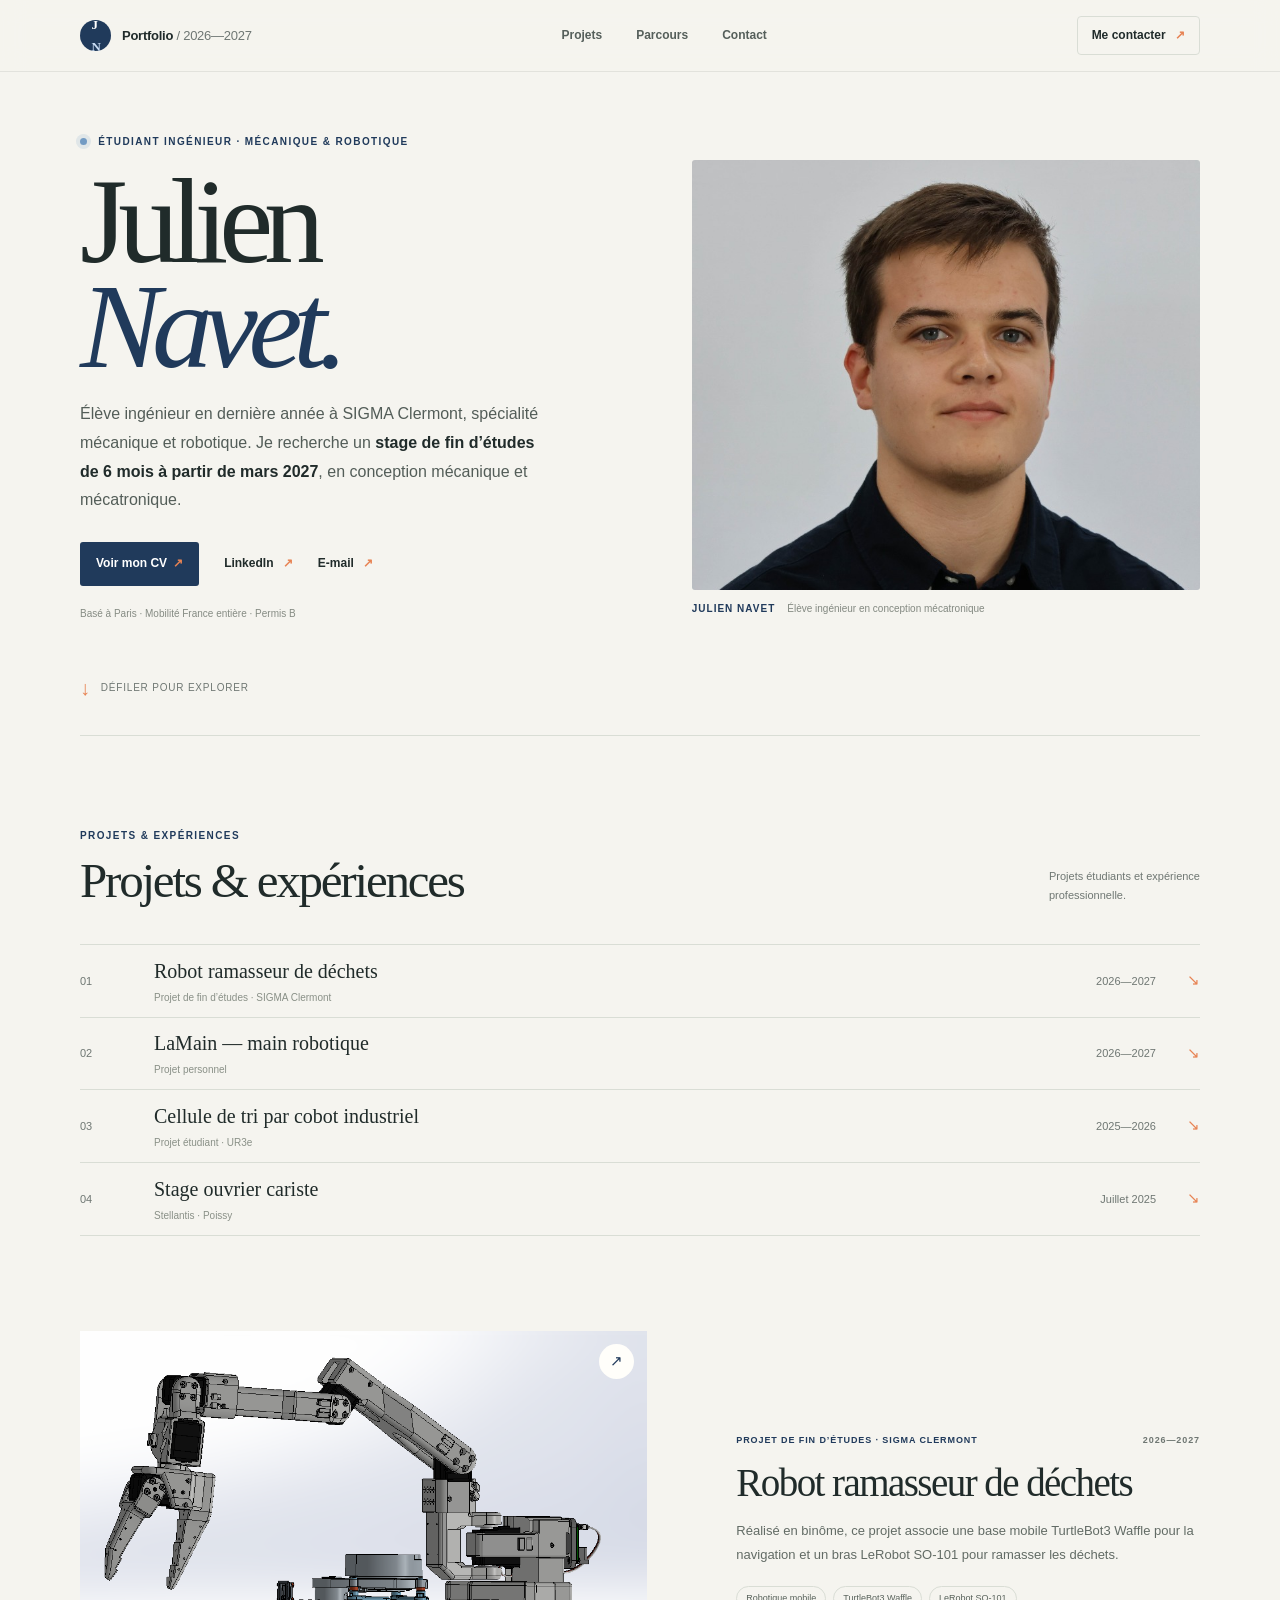
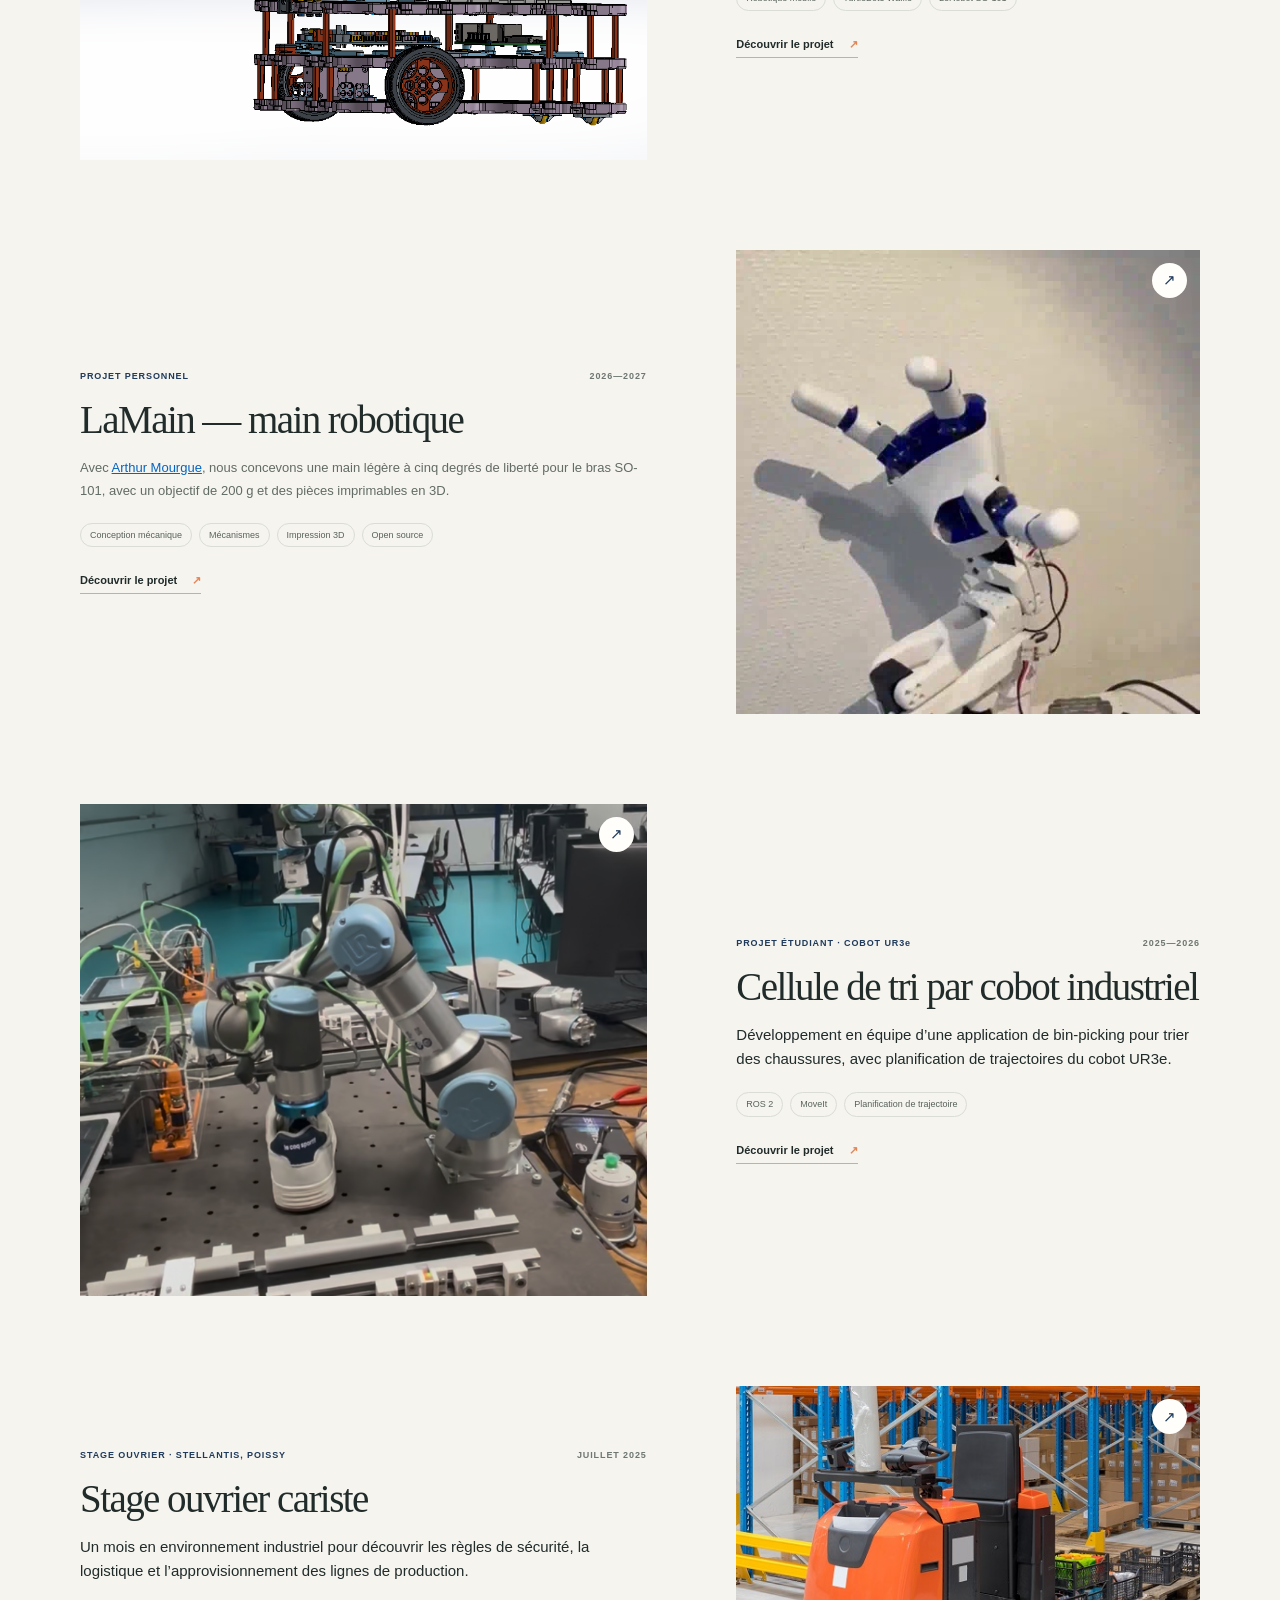
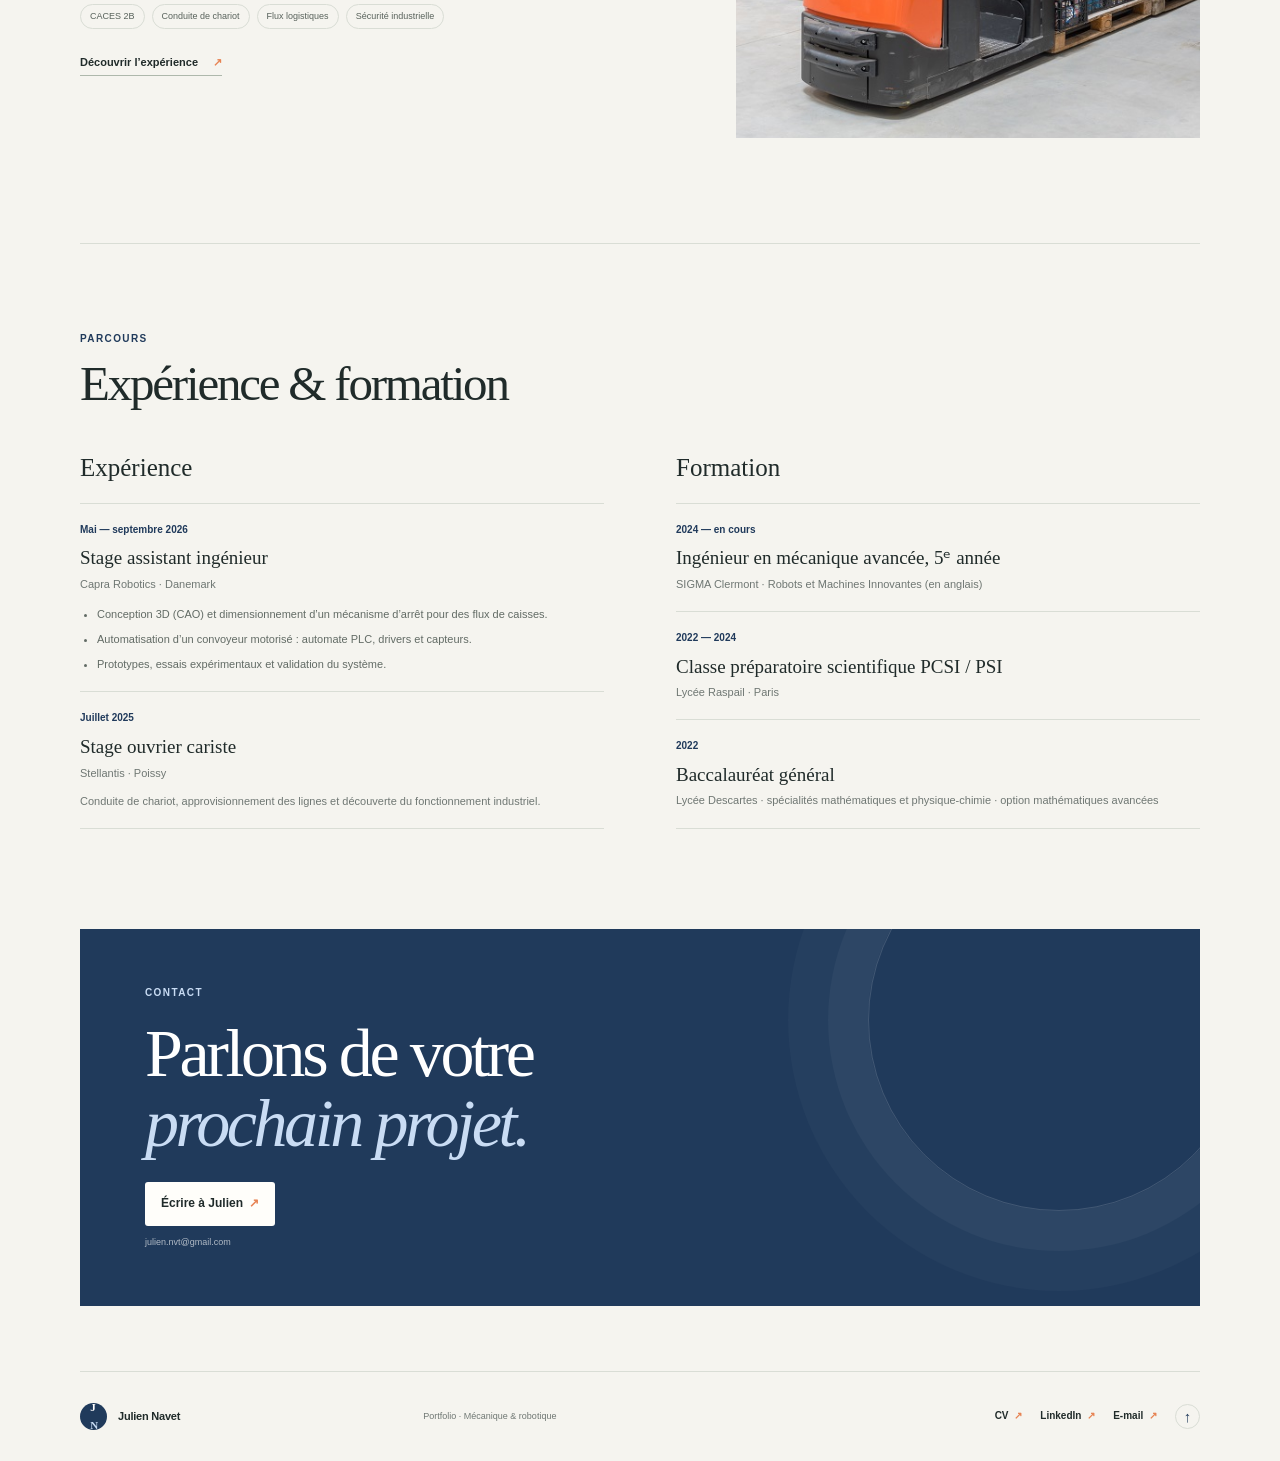
<file: index.html>
<!doctype html>
<html lang="fr">
<head>
  <meta charset="utf-8">
  <meta name="viewport" content="width=device-width, initial-scale=1">
  <meta name="description" content="Portfolio de Julien Navet, élève ingénieur en mécanique et robotique à la recherche d’un stage de fin d’études en mécatronique.">
  <title>Julien Navet — Portfolio mécanique & robotique</title>
  <link rel="stylesheet" href="styles.css">
</head>
<body>
  <a class="skip-link" href="#contenu">Aller au contenu</a>

  <header class="site-header">
    <a class="brand" href="#accueil" aria-label="Retour en haut de page">
      <span class="brand-mark">J<span>N</span></span>
      <span>Portfolio <span class="brand-year">/ 2026—2027</span></span>
    </a>
    <nav class="main-nav" aria-label="Navigation principale">
      <a href="#projets">Projets</a>
      <a href="#parcours">Parcours</a>
      <a href="#contact">Contact</a>
    </nav>
    <a class="header-cta" href="mailto:julien.nvt@gmail.com">Me contacter <span aria-hidden="true">↗</span></a>
  </header>

  <main id="contenu">
    <section class="hero section-wrap" id="accueil" aria-labelledby="hero-title">
      <div class="hero-copy">
        <p class="eyebrow"><span class="status-dot"></span> Étudiant ingénieur · mécanique & robotique</p>
        <h1 id="hero-title">Julien<br><span>Navet.</span></h1>
        <p class="hero-intro">Élève ingénieur en dernière année à SIGMA Clermont, spécialité mécanique et robotique. Je recherche un <strong>stage de fin d’études de 6 mois à partir de mars 2027</strong>, en conception mécanique et mécatronique.</p>
        <div class="hero-links" id="contact">
          <a class="button button-dark" href="documents/CV-Julien-Navet.pdf" target="_blank" rel="noopener">Voir mon CV <span aria-hidden="true">↗</span></a>
          <a class="text-link" href="https://www.linkedin.com/in/julien-navet/" target="_blank" rel="noopener">LinkedIn <span aria-hidden="true">↗</span></a>
          <a class="text-link" href="mailto:julien.nvt@gmail.com">E-mail <span aria-hidden="true">↗</span></a>
        </div>
        <p class="placeholder-note">Basé à Paris · Mobilité France entière · Permis B</p>
      </div>
      <figure class="hero-art">
        <img src="images/julien-navet.jpg" alt="Portrait de Julien Navet">
        <figcaption><span>JULIEN NAVET</span> Élève ingénieur en conception mécatronique</figcaption>
      </figure>
      <a class="scroll-cue" href="#projets"><span aria-hidden="true">↓</span> Défiler pour explorer</a>
    </section>

    <section class="project-index section-wrap" id="projets" aria-labelledby="projects-title">
      <div class="section-heading">
        <div>
          <p class="eyebrow">Projets &amp; expériences</p>
          <h2 id="projects-title">Projets &amp; expériences</h2>
        </div>
        <p class="section-aside">Projets étudiants et expérience<br>professionnelle.</p>
      </div>
      <ol class="index-list">
        <li><a href="#projet-a"><span class="index-number">01</span><span>Robot ramasseur de déchets <small>Projet de fin d’études · SIGMA Clermont</small></span><time>2026—2027</time><span class="index-arrow" aria-hidden="true">↘</span></a></li>
        <li class="index-row"><span class="index-number">02</span><span class="index-title"><a href="#projet-b">LaMain — main robotique</a><small>Projet personnel</small></span><time>2026—2027</time><a class="index-arrow" href="#projet-b" aria-label="Découvrir LaMain">↘</a></li>
        <li><a href="#projet-c"><span class="index-number">03</span><span>Cellule de tri par cobot industriel <small>Projet étudiant · UR3e</small></span><time>2025—2026</time><span class="index-arrow" aria-hidden="true">↘</span></a></li>
        <li><a href="#experience-stellantis"><span class="index-number">04</span><span>Stage ouvrier cariste <small>Stellantis · Poissy</small></span><time>Juillet 2025</time><span class="index-arrow" aria-hidden="true">↘</span></a></li>
      </ol>
    </section>

    <section class="work section-wrap" aria-label="Détail des projets">
      <article class="work-card" id="projet-a">
        <a class="work-image" href="projet-bras-mobile.html" aria-label="Découvrir le projet de robot ramasseur de déchets">
          <img src="images/bras-mobile-cao.png" alt="Modèle CAO d’un bras robotisé SO-101 monté sur une base mobile TurtleBot3 Waffle">
          <span class="image-open" aria-hidden="true">↗</span>
        </a>
        <div class="work-copy">
          <div class="work-meta"><span>PROJET DE FIN D’ÉTUDES · SIGMA CLERMONT</span><span>2026—2027</span></div>
          <h3>Robot ramasseur de déchets</h3>
          <p class="placeholder-copy">Réalisé en binôme, ce projet associe une base mobile TurtleBot3 Waffle pour la navigation et un bras LeRobot SO-101 pour ramasser les déchets.</p>
          <ul class="tags" aria-label="Compétences"><li>Robotique mobile</li><li>TurtleBot3 Waffle</li><li>LeRobot SO-101</li></ul>
          <a class="detail-link" href="projet-bras-mobile.html">Découvrir le projet <span aria-hidden="true">↗</span></a>
        </div>
      </article>

      <article class="work-card work-card-reverse" id="projet-b">
        <a class="work-image" href="projet-lamain.html" aria-label="Découvrir LaMain, projet de main robotique">
          <img src="videos/lamain-loop.webp" alt="LaMain en mouvement sur un bras robotique SO-101">
          <span class="image-open" aria-hidden="true">↗</span>
        </a>
        <div class="work-copy">
          <div class="work-meta"><span>PROJET PERSONNEL</span><span>2026—2027</span></div>
          <h3>LaMain — main robotique</h3>
          <p class="placeholder-copy">Avec <a href="https://www.linkedin.com/in/arthur-mourgue/" target="_blank" rel="noopener">Arthur Mourgue</a>, nous concevons une main légère à cinq degrés de liberté pour le bras SO-101, avec un objectif de 200 g et des pièces imprimables en 3D.</p>
          <ul class="tags" aria-label="Compétences"><li>Conception mécanique</li><li>Mécanismes</li><li>Impression 3D</li><li>Open source</li></ul>
          <a class="detail-link" href="projet-lamain.html">Découvrir le projet <span aria-hidden="true">↗</span></a>
        </div>
      </article>

      <article class="work-card" id="projet-c">
        <a class="work-image work-image-robot" href="projet-cellule-tri.html" aria-label="Découvrir le projet de cellule de tri avec le cobot UR3e">
          <img src="images/cellule-tri-ur3e-cadre.png" alt="Cobot UR3e saisissant une chaussure sur un poste de tri">
          <span class="image-open" aria-hidden="true">↗</span>
        </a>
        <div class="work-copy">
          <div class="work-meta"><span>PROJET ÉTUDIANT · COBOT UR3e</span><span>2025—2026</span></div>
          <h3>Cellule de tri par cobot industriel</h3>
          <p>Développement en équipe d’une application de bin-picking pour trier des chaussures, avec planification de trajectoires du cobot UR3e.</p>
          <ul class="tags" aria-label="Compétences"><li>ROS 2</li><li>MoveIt</li><li>Planification de trajectoire</li></ul>
          <a class="detail-link" href="projet-cellule-tri.html">Découvrir le projet <span aria-hidden="true">↗</span></a>
        </div>
      </article>

      <article class="work-card work-card-reverse" id="experience-stellantis">
        <a class="work-image" href="experience-stellantis.html" aria-label="Découvrir le stage ouvrier cariste chez Stellantis">
          <img src="images/chariot-stellantis.jpg" alt="Chariot de préparation de commandes dans un entrepôt industriel">
          <span class="image-open" aria-hidden="true">↗</span>
        </a>
        <div class="work-copy">
          <div class="work-meta"><span>STAGE OUVRIER · STELLANTIS, POISSY</span><span>JUILLET 2025</span></div>
          <h3>Stage ouvrier cariste</h3>
          <p>Un mois en environnement industriel pour découvrir les règles de sécurité, la logistique et l’approvisionnement des lignes de production.</p>
          <ul class="tags" aria-label="Compétences et mots-clés"><li>CACES 2B</li><li>Conduite de chariot</li><li>Flux logistiques</li><li>Sécurité industrielle</li></ul>
          <a class="detail-link" href="experience-stellantis.html">Découvrir l’expérience <span aria-hidden="true">↗</span></a>
        </div>
      </article>
    </section>

    <section class="journey section-wrap" id="parcours" aria-labelledby="journey-title">
      <div class="section-heading">
        <div>
          <p class="eyebrow">Parcours</p>
          <h2 id="journey-title">Expérience &amp; formation</h2>
        </div>
      </div>
      <div class="journey-columns">
        <section class="journey-column" aria-labelledby="experience-title">
          <h3 class="journey-column-title" id="experience-title">Expérience</h3>
          <div class="timeline">
            <article class="timeline-row">
              <time>Mai — septembre 2026</time>
              <h4>Stage assistant ingénieur</h4>
              <p>Capra Robotics · Danemark</p>
              <ul class="journey-details">
                <li>Conception 3D (CAO) et dimensionnement d’un mécanisme d’arrêt pour des flux de caisses.</li>
                <li>Automatisation d’un convoyeur motorisé : automate PLC, drivers et capteurs.</li>
                <li>Prototypes, essais expérimentaux et validation du système.</li>
              </ul>
            </article>
            <article class="timeline-row">
              <time>Juillet 2025</time>
              <h4><a href="experience-stellantis.html">Stage ouvrier cariste</a></h4>
              <p>Stellantis · Poissy</p>
              <p class="experience-note">Conduite de chariot, approvisionnement des lignes et découverte du fonctionnement industriel.</p>
            </article>
          </div>
        </section>
        <section class="journey-column" aria-labelledby="education-title">
          <h3 class="journey-column-title" id="education-title">Formation</h3>
          <div class="timeline">
            <article class="timeline-row">
              <time>2024 — en cours</time>
              <h4>Ingénieur en mécanique avancée, 5ᵉ année</h4>
              <p>SIGMA Clermont · Robots et Machines Innovantes (en anglais)</p>
            </article>
            <article class="timeline-row">
              <time>2022 — 2024</time>
              <h4>Classe préparatoire scientifique PCSI / PSI</h4>
              <p>Lycée Raspail · Paris</p>
            </article>
            <article class="timeline-row">
              <time>2022</time>
              <h4>Baccalauréat général</h4>
              <p>Lycée Descartes · spécialités mathématiques et physique-chimie · option mathématiques avancées</p>
            </article>
          </div>
        </section>
      </div>
    </section>

    <section class="contact-panel section-wrap" aria-labelledby="contact-title">
      <p class="eyebrow">Contact</p>
      <h2 id="contact-title">Parlons de votre<br><span>prochain projet.</span></h2>
      <a class="button button-light" href="mailto:julien.nvt@gmail.com">Écrire à Julien <span aria-hidden="true">↗</span></a>
      <p class="contact-hint">julien.nvt@gmail.com</p>
    </section>
  </main>

  <footer class="site-footer section-wrap">
    <a class="brand footer-brand" href="#accueil"><span class="brand-mark">J<span>N</span></span><span>Julien Navet</span></a>
    <p>Portfolio · Mécanique &amp; robotique</p>
    <div class="footer-links">
      <a href="documents/CV-Julien-Navet.pdf" target="_blank" rel="noopener">CV <span aria-hidden="true">↗</span></a>
      <a href="https://www.linkedin.com/in/julien-navet/" target="_blank" rel="noopener">LinkedIn <span aria-hidden="true">↗</span></a>
      <a href="mailto:julien.nvt@gmail.com">E-mail <span aria-hidden="true">↗</span></a>
    </div>
    <a class="back-top" href="#accueil" aria-label="Retour en haut">↑</a>
  </footer>
</body>
</html>
</file>
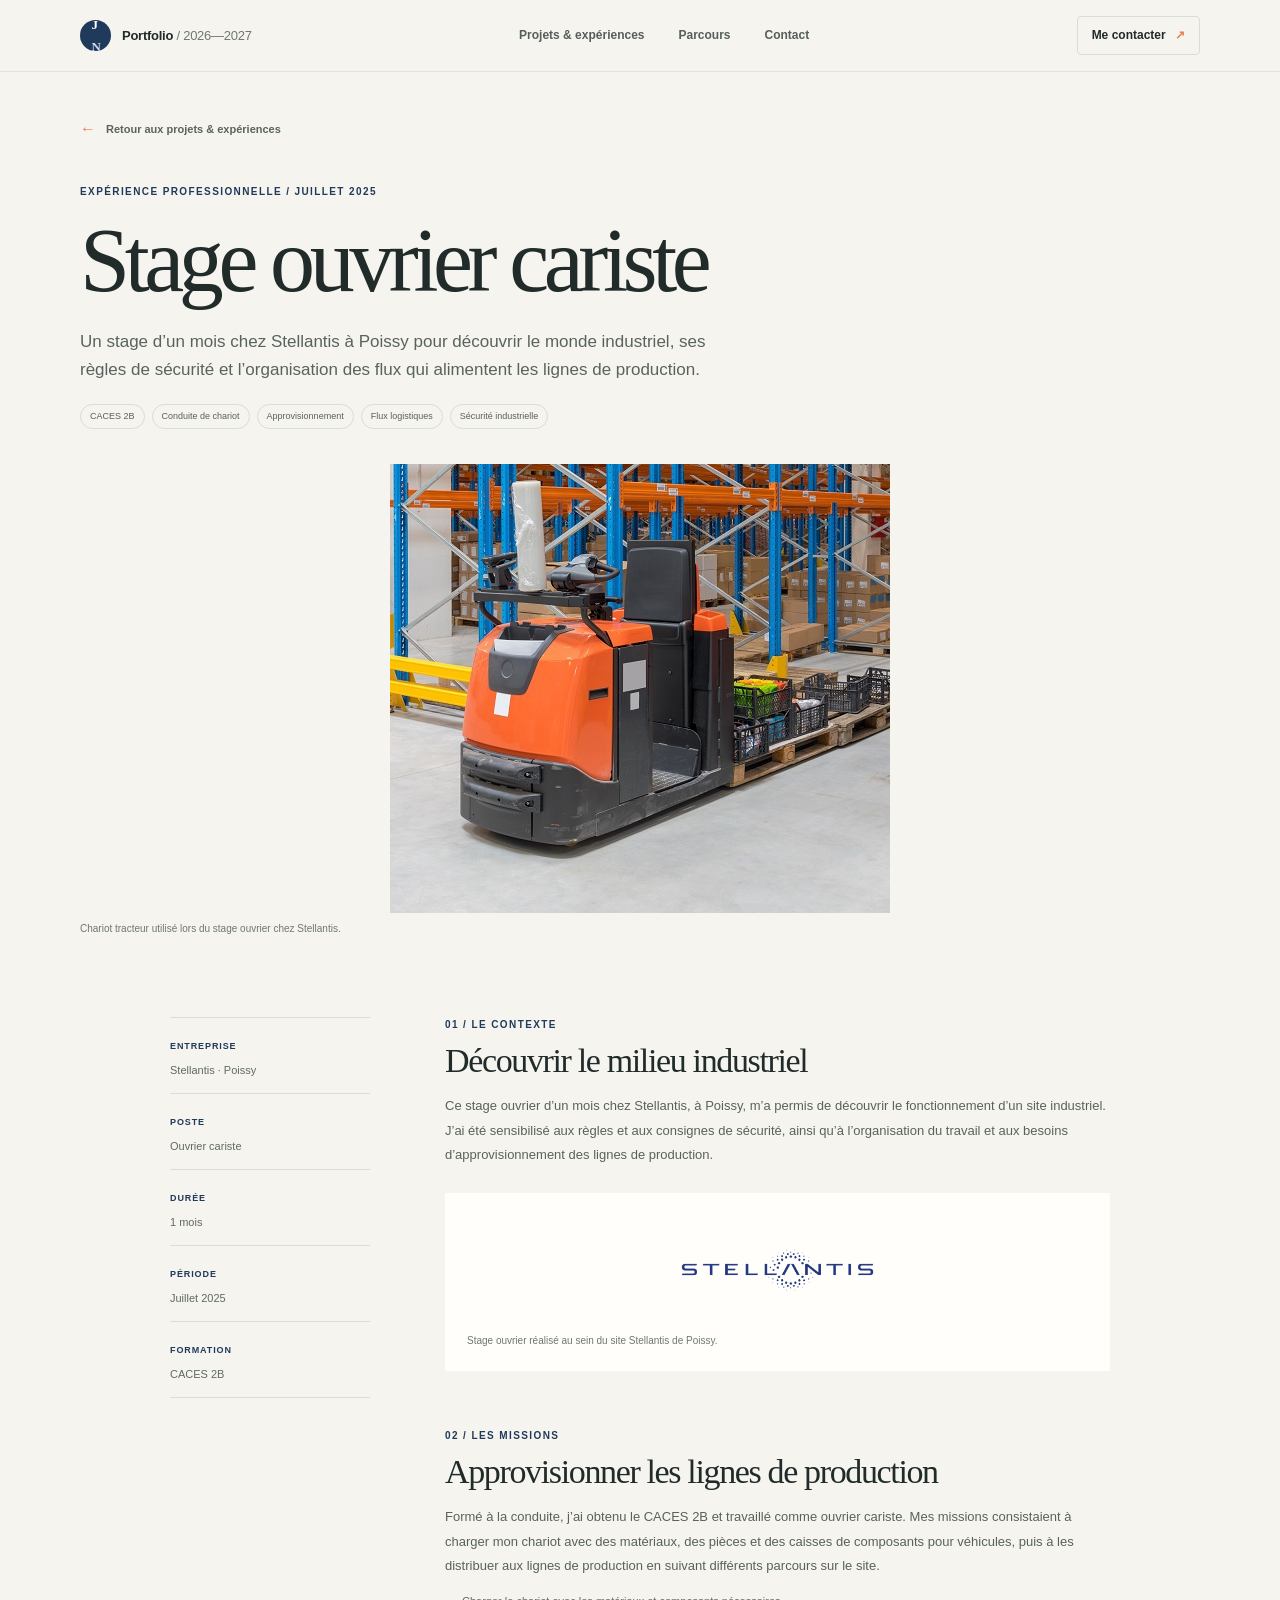
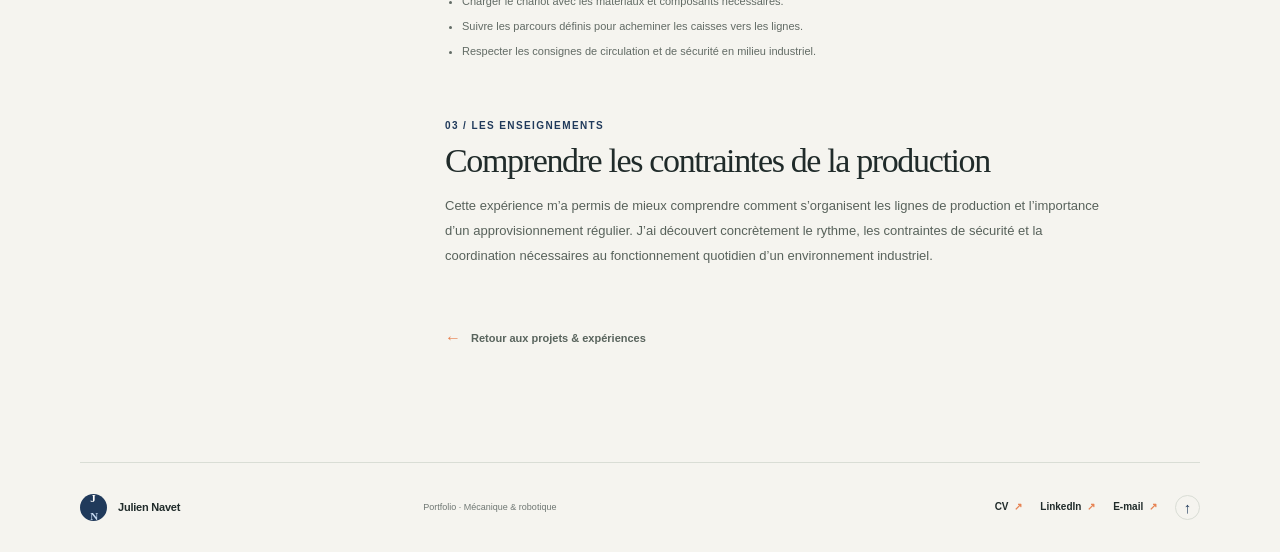
<file: experience-stellantis.html>
<!doctype html>
<html lang="fr">
<head>
  <meta charset="utf-8">
  <meta name="viewport" content="width=device-width, initial-scale=1">
  <meta name="description" content="Stage ouvrier cariste d’un mois chez Stellantis à Poissy : conduite de chariot, approvisionnement des lignes et découverte du milieu industriel.">
  <title>Stage ouvrier cariste chez Stellantis — Julien Navet</title>
  <link rel="stylesheet" href="styles.css">
</head>
<body>
  <a class="skip-link" href="#contenu">Aller au contenu</a>
  <header class="site-header">
    <a class="brand" href="index.html"><span class="brand-mark">J<span>N</span></span><span>Portfolio <span class="brand-year">/ 2026—2027</span></span></a>
    <nav class="main-nav" aria-label="Navigation principale"><a href="index.html#projets">Projets &amp; expériences</a><a href="index.html#parcours">Parcours</a><a href="index.html#contact">Contact</a></nav>
    <a class="header-cta" href="mailto:julien.nvt@gmail.com">Me contacter <span aria-hidden="true">↗</span></a>
  </header>

  <main id="contenu" class="detail-page">
    <div class="detail-top section-wrap">
      <a class="back-link" href="index.html#projets"><span aria-hidden="true">←</span> Retour aux projets &amp; expériences</a>
      <p class="eyebrow">EXPÉRIENCE PROFESSIONNELLE / JUILLET 2025</p>
      <h1>Stage ouvrier cariste</h1>
      <p class="detail-lead">Un stage d’un mois chez Stellantis à Poissy pour découvrir le monde industriel, ses règles de sécurité et l’organisation des flux qui alimentent les lignes de production.</p>
      <ul class="tags" aria-label="Compétences et mots-clés"><li>CACES 2B</li><li>Conduite de chariot</li><li>Approvisionnement</li><li>Flux logistiques</li><li>Sécurité industrielle</li></ul>
      <figure class="detail-hero-image">
        <img src="images/chariot-stellantis.jpg" alt="Chariot de préparation de commandes dans un entrepôt industriel">
        <figcaption>Chariot tracteur utilisé lors du stage ouvrier chez Stellantis.</figcaption>
      </figure>
    </div>

    <div class="detail-content">
      <aside class="project-facts">
        <div><span>ENTREPRISE</span><p>Stellantis · Poissy</p></div>
        <div><span>POSTE</span><p>Ouvrier cariste</p></div>
        <div><span>DURÉE</span><p>1 mois</p></div>
        <div><span>PÉRIODE</span><p>Juillet 2025</p></div>
        <div><span>FORMATION</span><p>CACES 2B</p></div>
      </aside>

      <div class="detail-article">
        <section>
          <p class="eyebrow">01 / Le contexte</p>
          <h2>Découvrir le milieu industriel</h2>
          <p>Ce stage ouvrier d’un mois chez Stellantis, à Poissy, m’a permis de découvrir le fonctionnement d’un site industriel. J’ai été sensibilisé aux règles et aux consignes de sécurité, ainsi qu’à l’organisation du travail et aux besoins d’approvisionnement des lignes de production.</p>
          <figure class="detail-inline-image company-logo">
            <img src="images/stellantis-logo.png" alt="Logo de Stellantis">
            <figcaption>Stage ouvrier réalisé au sein du site Stellantis de Poissy.</figcaption>
          </figure>
        </section>
        <section>
          <p class="eyebrow">02 / Les missions</p>
          <h2>Approvisionner les lignes de production</h2>
          <p>Formé à la conduite, j’ai obtenu le CACES 2B et travaillé comme ouvrier cariste. Mes missions consistaient à charger mon chariot avec des matériaux, des pièces et des caisses de composants pour véhicules, puis à les distribuer aux lignes de production en suivant différents parcours sur le site.</p>
          <ul class="journey-details">
            <li>Charger le chariot avec les matériaux et composants nécessaires.</li>
            <li>Suivre les parcours définis pour acheminer les caisses vers les lignes.</li>
            <li>Respecter les consignes de circulation et de sécurité en milieu industriel.</li>
          </ul>
        </section>
        <section>
          <p class="eyebrow">03 / Les enseignements</p>
          <h2>Comprendre les contraintes de la production</h2>
          <p>Cette expérience m’a permis de mieux comprendre comment s’organisent les lignes de production et l’importance d’un approvisionnement régulier. J’ai découvert concrètement le rythme, les contraintes de sécurité et la coordination nécessaires au fonctionnement quotidien d’un environnement industriel.</p>
        </section>
        <a class="back-link end-back-link" href="index.html#projets"><span aria-hidden="true">←</span> Retour aux projets &amp; expériences</a>
      </div>
    </div>
  </main>

  <footer class="site-footer section-wrap">
    <a class="brand footer-brand" href="index.html"><span class="brand-mark">J<span>N</span></span><span>Julien Navet</span></a>
    <p>Portfolio · Mécanique &amp; robotique</p>
    <div class="footer-links"><a href="documents/CV-Julien-Navet.pdf" target="_blank" rel="noopener">CV <span aria-hidden="true">↗</span></a><a href="https://www.linkedin.com/in/julien-navet/" target="_blank" rel="noopener">LinkedIn <span aria-hidden="true">↗</span></a><a href="mailto:julien.nvt@gmail.com">E-mail <span aria-hidden="true">↗</span></a></div>
    <a class="back-top" href="index.html" aria-label="Retour en haut">↑</a>
  </footer>
</body>
</html>
</file>
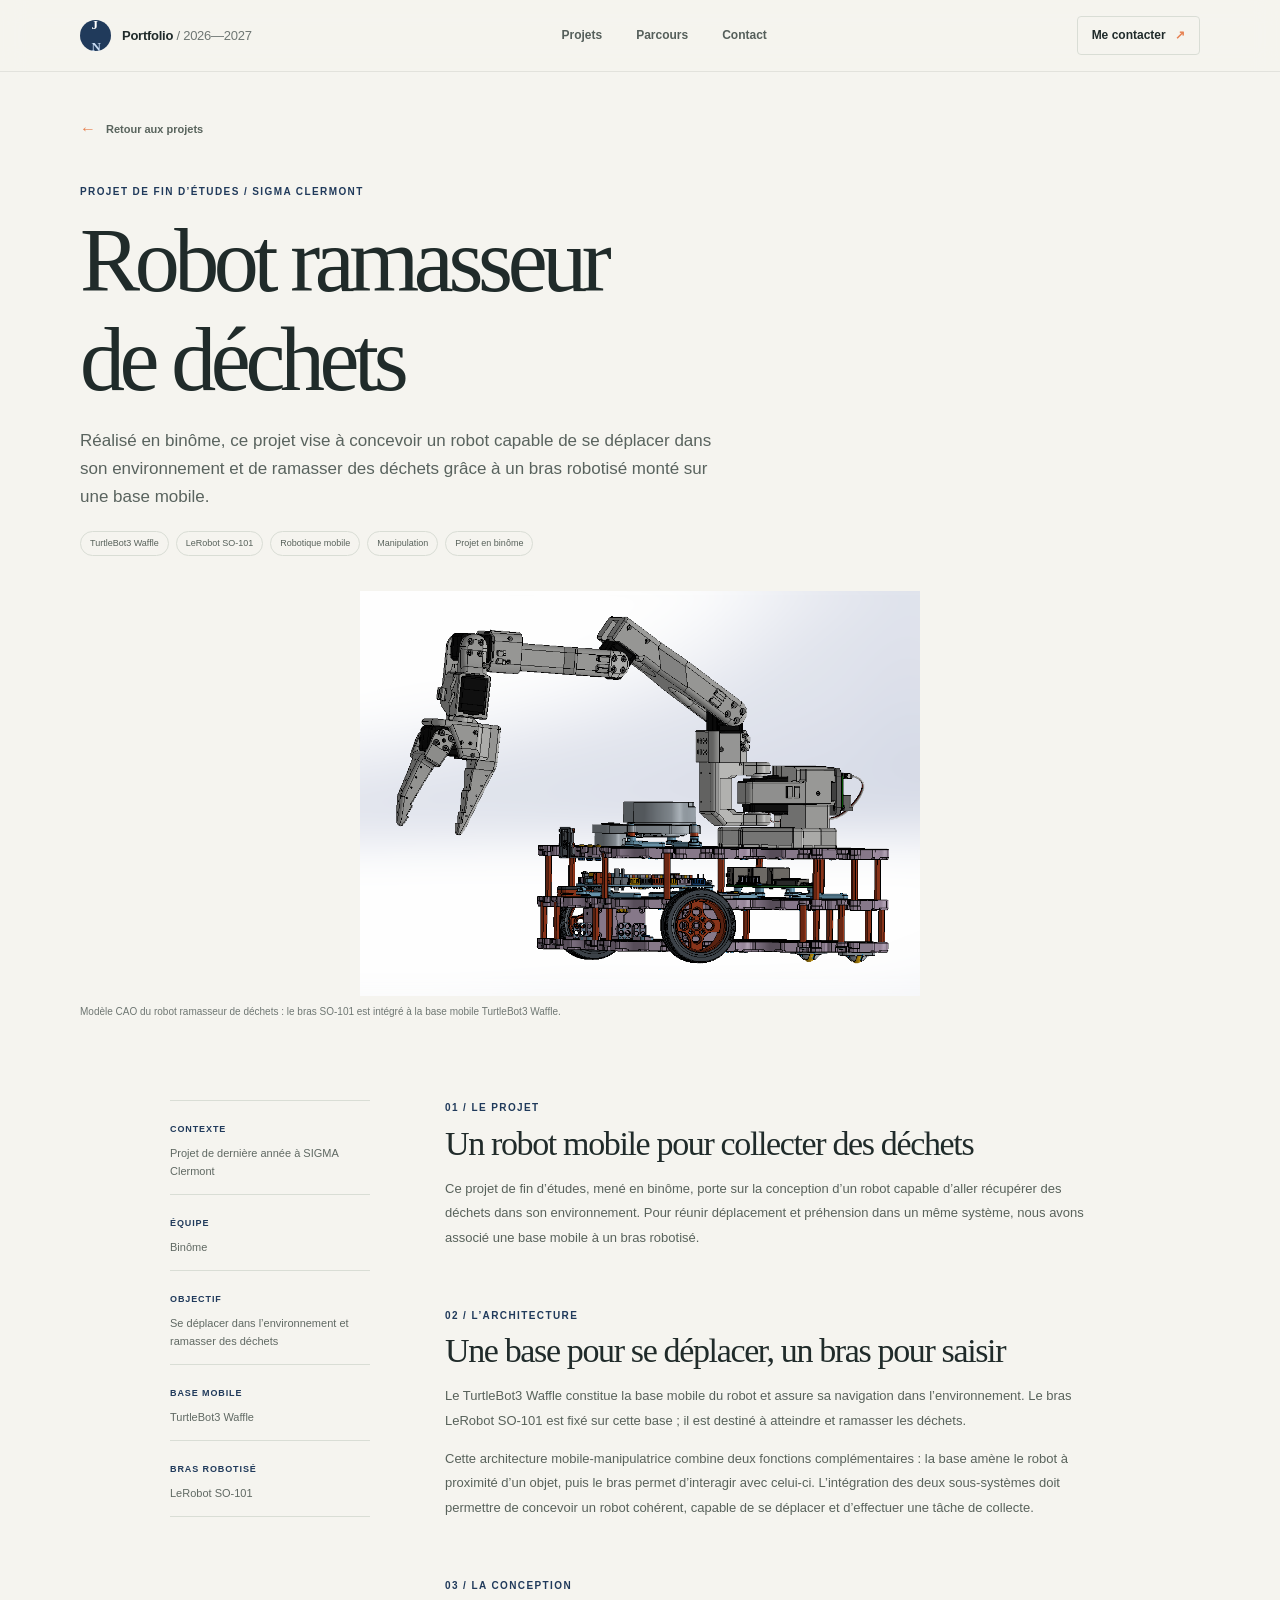
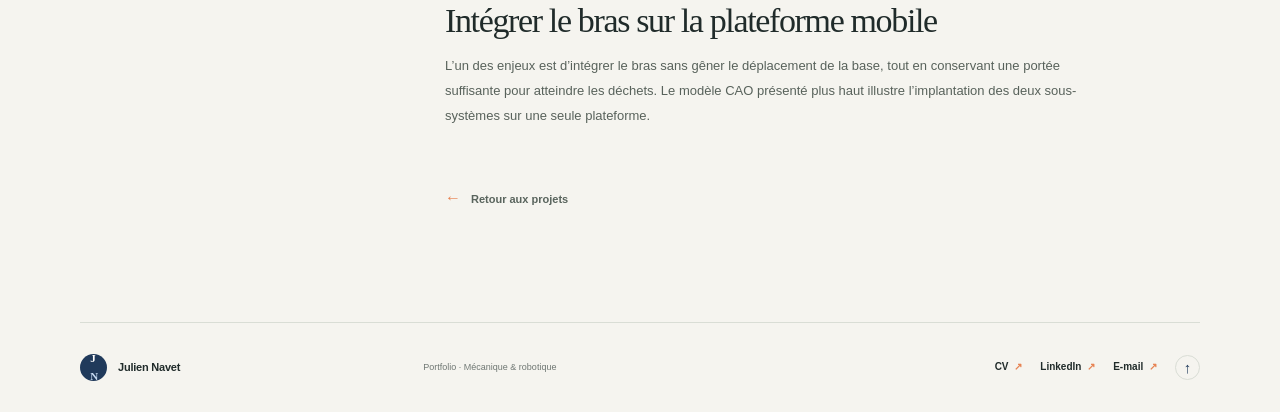
<file: projet-bras-mobile.html>
<!doctype html>
<html lang="fr">
<head>
  <meta charset="utf-8">
  <meta name="viewport" content="width=device-width, initial-scale=1">
  <meta name="description" content="Projet de fin d’études réalisé en binôme : conception d’un robot de ramassage de déchets associant une base mobile TurtleBot3 Waffle et un bras LeRobot SO-101.">
  <title>Robot ramasseur de déchets — Julien Navet</title>
  <link rel="stylesheet" href="styles.css">
</head>
<body>
  <a class="skip-link" href="#contenu">Aller au contenu</a>
  <header class="site-header">
    <a class="brand" href="index.html"><span class="brand-mark">J<span>N</span></span><span>Portfolio <span class="brand-year">/ 2026—2027</span></span></a>
    <nav class="main-nav" aria-label="Navigation principale"><a href="index.html#projets">Projets</a><a href="index.html#parcours">Parcours</a><a href="index.html#contact">Contact</a></nav>
    <a class="header-cta" href="mailto:julien.nvt@gmail.com">Me contacter <span aria-hidden="true">↗</span></a>
  </header>

  <main id="contenu" class="detail-page">
    <div class="detail-top section-wrap">
      <a class="back-link" href="index.html#projets"><span aria-hidden="true">←</span> Retour aux projets</a>
      <p class="eyebrow">PROJET DE FIN D’ÉTUDES / SIGMA CLERMONT</p>
      <h1>Robot ramasseur<br>de déchets</h1>
      <p class="detail-lead">Réalisé en binôme, ce projet vise à concevoir un robot capable de se déplacer dans son environnement et de ramasser des déchets grâce à un bras robotisé monté sur une base mobile.</p>
      <ul class="tags" aria-label="Caractéristiques et technologies"><li>TurtleBot3 Waffle</li><li>LeRobot SO-101</li><li>Robotique mobile</li><li>Manipulation</li><li>Projet en binôme</li></ul>
      <figure class="detail-hero-image">
        <img src="images/bras-mobile-cao.png" alt="Modèle CAO d’un bras robotisé LeRobot SO-101 monté sur une base mobile TurtleBot3 Waffle">
        <figcaption>Modèle CAO du robot ramasseur de déchets : le bras SO-101 est intégré à la base mobile TurtleBot3 Waffle.</figcaption>
      </figure>
    </div>

    <div class="detail-content">
      <aside class="project-facts">
        <div><span>CONTEXTE</span><p>Projet de dernière année à SIGMA Clermont</p></div>
        <div><span>ÉQUIPE</span><p>Binôme</p></div>
        <div><span>OBJECTIF</span><p>Se déplacer dans l’environnement et ramasser des déchets</p></div>
        <div><span>BASE MOBILE</span><p>TurtleBot3 Waffle</p></div>
        <div><span>BRAS ROBOTISÉ</span><p>LeRobot SO-101</p></div>
      </aside>

      <div class="detail-article">
        <section>
          <p class="eyebrow">01 / Le projet</p>
          <h2>Un robot mobile pour collecter des déchets</h2>
          <p>Ce projet de fin d’études, mené en binôme, porte sur la conception d’un robot capable d’aller récupérer des déchets dans son environnement. Pour réunir déplacement et préhension dans un même système, nous avons associé une base mobile à un bras robotisé.</p>
        </section>
        <section>
          <p class="eyebrow">02 / L’architecture</p>
          <h2>Une base pour se déplacer, un bras pour saisir</h2>
          <p>Le TurtleBot3 Waffle constitue la base mobile du robot et assure sa navigation dans l’environnement. Le bras LeRobot SO-101 est fixé sur cette base ; il est destiné à atteindre et ramasser les déchets.</p>
          <p>Cette architecture mobile-manipulatrice combine deux fonctions complémentaires : la base amène le robot à proximité d’un objet, puis le bras permet d’interagir avec celui-ci. L’intégration des deux sous-systèmes doit permettre de concevoir un robot cohérent, capable de se déplacer et d’effectuer une tâche de collecte.</p>
        </section>
        <section>
          <p class="eyebrow">03 / La conception</p>
          <h2>Intégrer le bras sur la plateforme mobile</h2>
          <p>L’un des enjeux est d’intégrer le bras sans gêner le déplacement de la base, tout en conservant une portée suffisante pour atteindre les déchets. Le modèle CAO présenté plus haut illustre l’implantation des deux sous-systèmes sur une seule plateforme.</p>
        </section>
        <a class="back-link end-back-link" href="index.html#projets"><span aria-hidden="true">←</span> Retour aux projets</a>
      </div>
    </div>
  </main>

  <footer class="site-footer section-wrap">
    <a class="brand footer-brand" href="index.html"><span class="brand-mark">J<span>N</span></span><span>Julien Navet</span></a>
    <p>Portfolio · Mécanique &amp; robotique</p>
    <div class="footer-links"><a href="documents/CV-Julien-Navet.pdf" target="_blank" rel="noopener">CV <span aria-hidden="true">↗</span></a><a href="https://www.linkedin.com/in/julien-navet/" target="_blank" rel="noopener">LinkedIn <span aria-hidden="true">↗</span></a><a href="mailto:julien.nvt@gmail.com">E-mail <span aria-hidden="true">↗</span></a></div>
    <a class="back-top" href="index.html" aria-label="Retour en haut">↑</a>
  </footer>
</body>
</html>
</file>
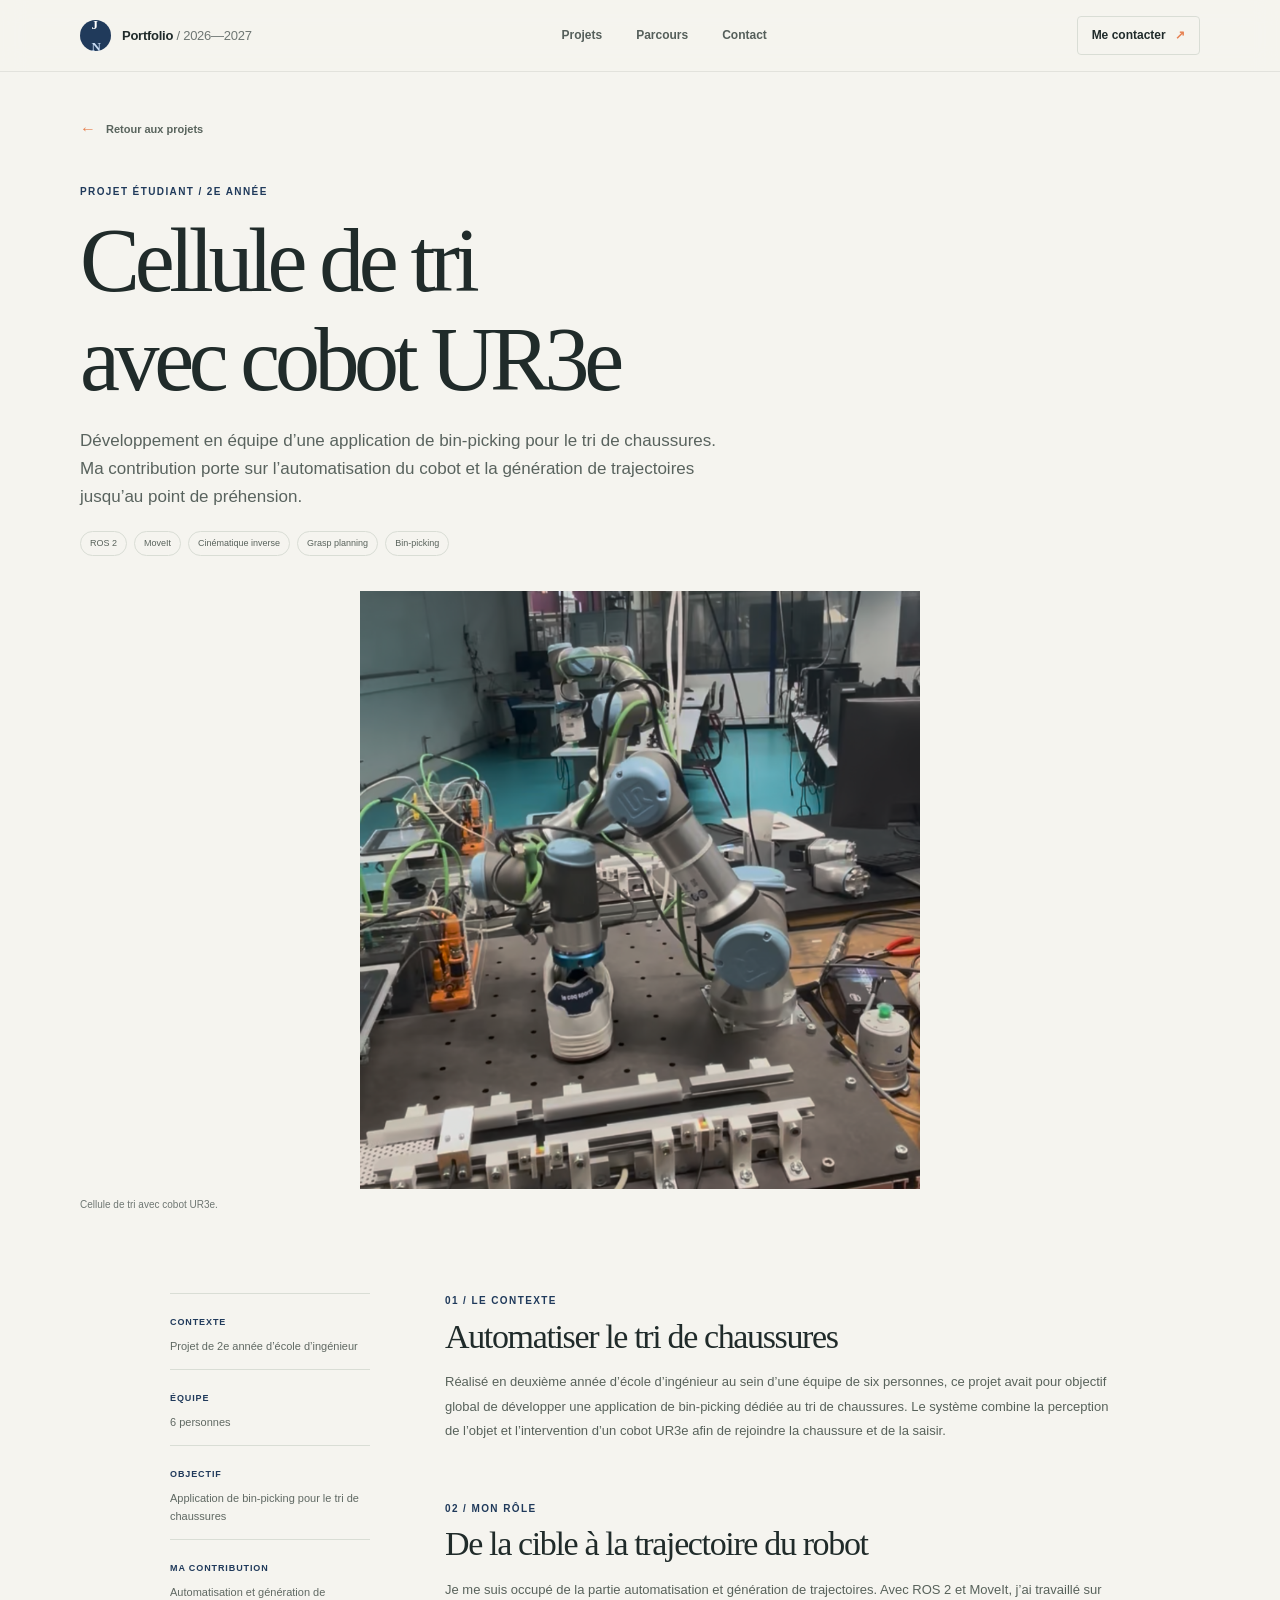
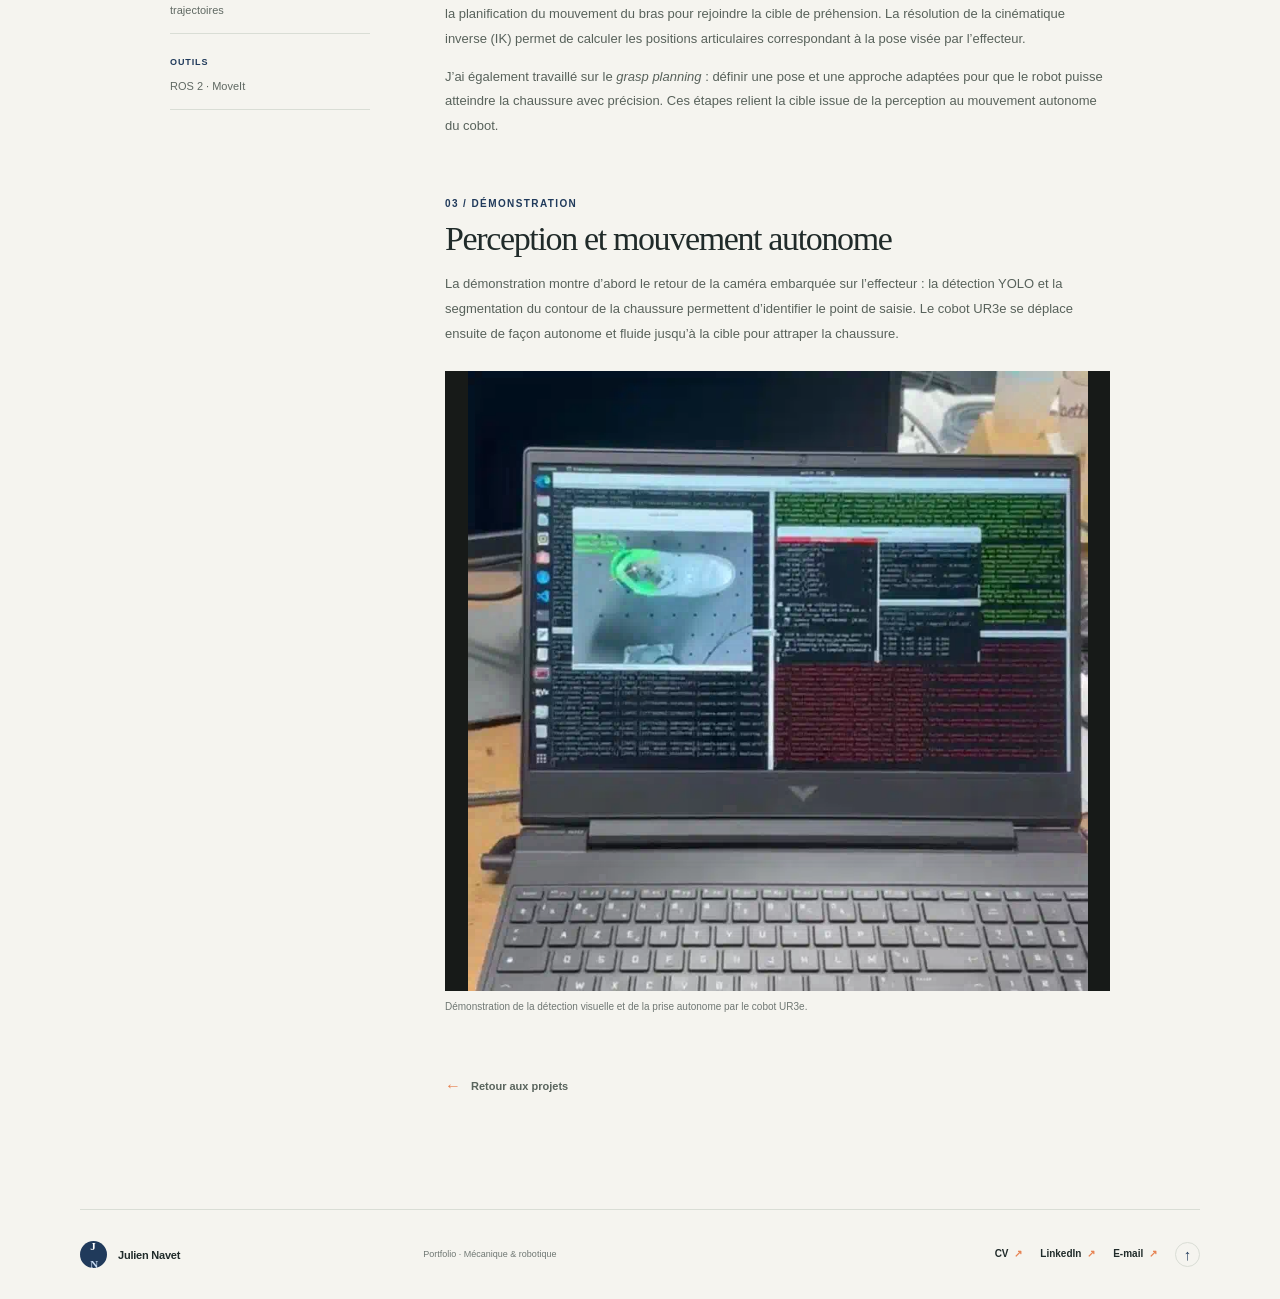
<file: projet-cellule-tri.html>
<!doctype html>
<html lang="fr">
<head>
  <meta charset="utf-8">
  <meta name="viewport" content="width=device-width, initial-scale=1">
  <meta name="description" content="Projet de bin-picking de chaussures avec un cobot UR3e : automatisation, cinématique inverse et planification de trajectoires sous ROS 2 et MoveIt.">
  <title>Cellule de tri avec cobot UR3e — Julien Navet</title>
  <link rel="stylesheet" href="styles.css">
</head>
<body>
  <a class="skip-link" href="#contenu">Aller au contenu</a>
  <header class="site-header">
    <a class="brand" href="index.html"><span class="brand-mark">J<span>N</span></span><span>Portfolio <span class="brand-year">/ 2026—2027</span></span></a>
    <nav class="main-nav" aria-label="Navigation principale"><a href="index.html#projets">Projets</a><a href="index.html#parcours">Parcours</a><a href="index.html#contact">Contact</a></nav>
    <a class="header-cta" href="mailto:julien.nvt@gmail.com">Me contacter <span aria-hidden="true">↗</span></a>
  </header>

  <main id="contenu" class="detail-page">
    <div class="detail-top section-wrap">
      <a class="back-link" href="index.html#projets"><span aria-hidden="true">←</span> Retour aux projets</a>
      <p class="eyebrow">PROJET ÉTUDIANT / 2e ANNÉE</p>
      <h1>Cellule de tri<br>avec cobot UR3e</h1>
      <p class="detail-lead">Développement en équipe d’une application de bin-picking pour le tri de chaussures. Ma contribution porte sur l’automatisation du cobot et la génération de trajectoires jusqu’au point de préhension.</p>
      <ul class="tags" aria-label="Compétences et outils"><li>ROS 2</li><li>MoveIt</li><li>Cinématique inverse</li><li>Grasp planning</li><li>Bin-picking</li></ul>
      <figure class="detail-hero-image detail-robot-image">
        <img src="images/cellule-tri-ur3e-cadre.png" alt="Cobot UR3e en train de saisir une chaussure sur la cellule de tri">
        <figcaption>Cellule de tri avec cobot UR3e.</figcaption>
      </figure>
    </div>

    <div class="detail-content">
      <aside class="project-facts">
        <div><span>CONTEXTE</span><p>Projet de 2e année d’école d’ingénieur</p></div>
        <div><span>ÉQUIPE</span><p>6 personnes</p></div>
        <div><span>OBJECTIF</span><p>Application de bin-picking pour le tri de chaussures</p></div>
        <div><span>MA CONTRIBUTION</span><p>Automatisation et génération de trajectoires</p></div>
        <div><span>OUTILS</span><p>ROS 2 · MoveIt</p></div>
      </aside>

      <div class="detail-article">
        <section>
          <p class="eyebrow">01 / Le contexte</p>
          <h2>Automatiser le tri de chaussures</h2>
          <p>Réalisé en deuxième année d’école d’ingénieur au sein d’une équipe de six personnes, ce projet avait pour objectif global de développer une application de bin-picking dédiée au tri de chaussures. Le système combine la perception de l’objet et l’intervention d’un cobot UR3e afin de rejoindre la chaussure et de la saisir.</p>
        </section>
        <section>
          <p class="eyebrow">02 / Mon rôle</p>
          <h2>De la cible à la trajectoire du robot</h2>
          <p>Je me suis occupé de la partie automatisation et génération de trajectoires. Avec ROS 2 et MoveIt, j’ai travaillé sur la planification du mouvement du bras pour rejoindre la cible de préhension. La résolution de la cinématique inverse (IK) permet de calculer les positions articulaires correspondant à la pose visée par l’effecteur.</p>
          <p>J’ai également travaillé sur le <em>grasp planning</em> : définir une pose et une approche adaptées pour que le robot puisse atteindre la chaussure avec précision. Ces étapes relient la cible issue de la perception au mouvement autonome du cobot.</p>
        </section>
        <section>
          <p class="eyebrow">03 / Démonstration</p>
          <h2>Perception et mouvement autonome</h2>
          <p>La démonstration montre d’abord le retour de la caméra embarquée sur l’effecteur : la détection YOLO et la segmentation du contour de la chaussure permettent d’identifier le point de saisie. Le cobot UR3e se déplace ensuite de façon autonome et fluide jusqu’à la cible pour attraper la chaussure.</p>
          <figure class="project-video">
            <img src="videos/ur3e-loop.webp" alt="Démonstration de la détection et de la prise autonome par le cobot UR3e">
            <figcaption>Démonstration de la détection visuelle et de la prise autonome par le cobot UR3e.</figcaption>
          </figure>
        </section>
        <a class="back-link end-back-link" href="index.html#projets"><span aria-hidden="true">←</span> Retour aux projets</a>
      </div>
    </div>
  </main>

  <footer class="site-footer section-wrap">
    <a class="brand footer-brand" href="index.html"><span class="brand-mark">J<span>N</span></span><span>Julien Navet</span></a>
    <p>Portfolio · Mécanique &amp; robotique</p>
    <div class="footer-links"><a href="documents/CV-Julien-Navet.pdf" target="_blank" rel="noopener">CV <span aria-hidden="true">↗</span></a><a href="https://www.linkedin.com/in/julien-navet/" target="_blank" rel="noopener">LinkedIn <span aria-hidden="true">↗</span></a><a href="mailto:julien.nvt@gmail.com">E-mail <span aria-hidden="true">↗</span></a></div>
    <a class="back-top" href="index.html" aria-label="Retour en haut">↑</a>
  </footer>
</body>
</html>
</file>
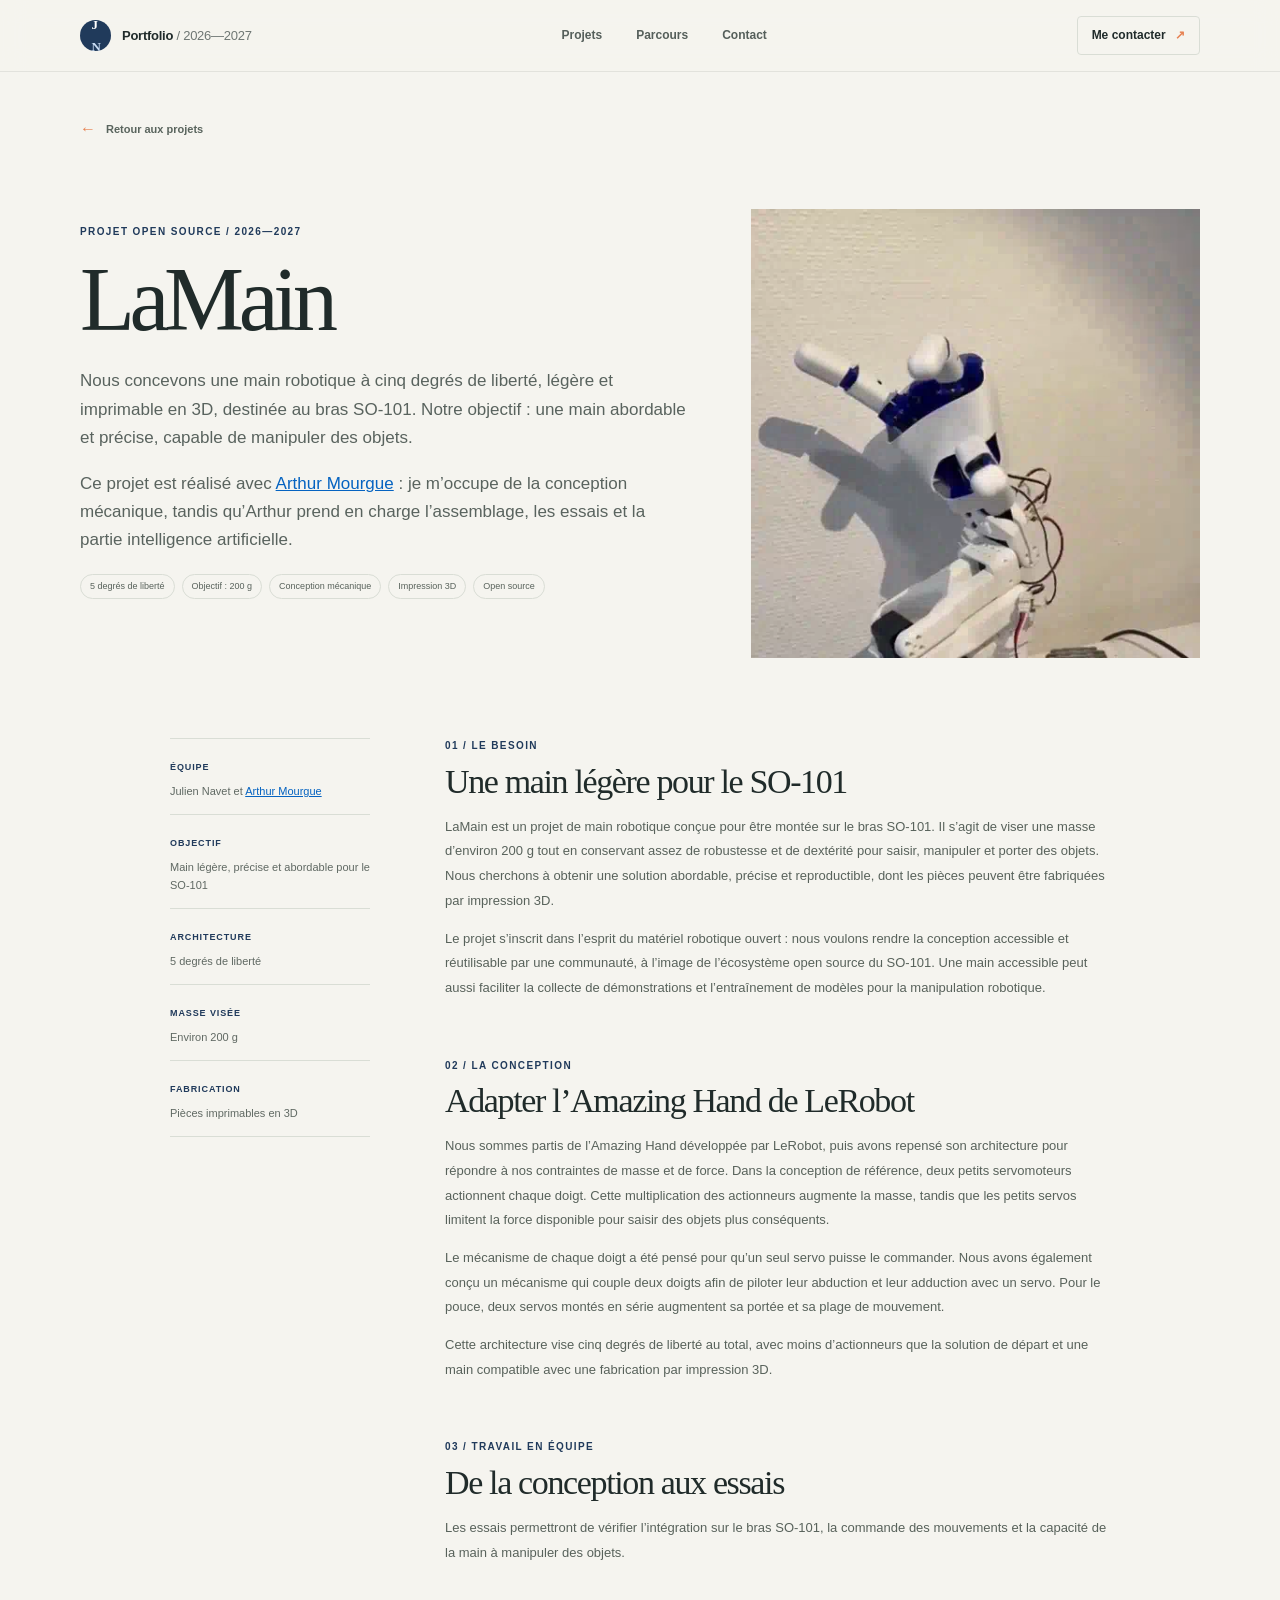
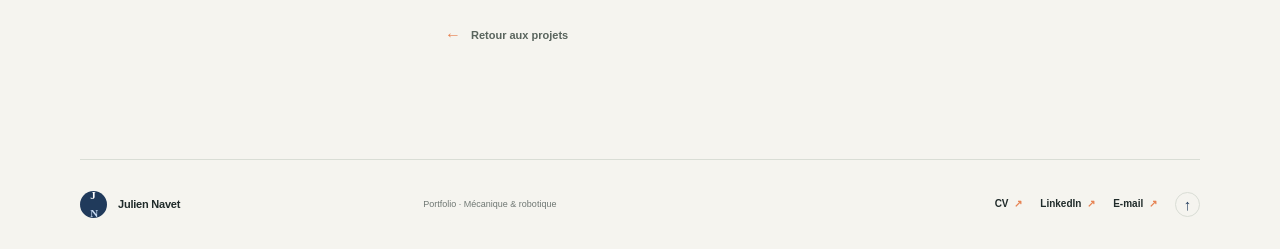
<file: projet-lamain.html>
<!doctype html>
<html lang="fr">
<head>
  <meta charset="utf-8">
  <meta name="viewport" content="width=device-width, initial-scale=1">
  <meta name="description" content="LaMain : conception avec Arthur Mourgue d’une main robotique légère, à cinq degrés de liberté et imprimable en 3D pour le bras SO-101.">
  <title>LaMain — Main robotique pour SO-101 — Julien Navet</title>
  <link rel="stylesheet" href="styles.css">
</head>
<body>
  <a class="skip-link" href="#contenu">Aller au contenu</a>
  <header class="site-header">
    <a class="brand" href="index.html"><span class="brand-mark">J<span>N</span></span><span>Portfolio <span class="brand-year">/ 2026—2027</span></span></a>
    <nav class="main-nav" aria-label="Navigation principale"><a href="index.html#projets">Projets</a><a href="index.html#parcours">Parcours</a><a href="index.html#contact">Contact</a></nav>
    <a class="header-cta" href="mailto:julien.nvt@gmail.com">Me contacter <span aria-hidden="true">↗</span></a>
  </header>

  <main id="contenu" class="detail-page">
    <div class="detail-top section-wrap">
      <a class="back-link" href="index.html#projets"><span aria-hidden="true">←</span> Retour aux projets</a>
      <div class="lamain-intro-grid">
        <div class="lamain-intro-copy">
          <p class="eyebrow">PROJET OPEN SOURCE / 2026—2027</p>
          <h1>LaMain</h1>
          <p class="detail-lead">Nous concevons une main robotique à cinq degrés de liberté, légère et imprimable en 3D, destinée au bras SO-101. Notre objectif : une main abordable et précise, capable de manipuler des objets.</p>
          <p class="detail-lead">Ce projet est réalisé avec <a href="https://www.linkedin.com/in/arthur-mourgue/" target="_blank" rel="noopener">Arthur Mourgue</a> : je m’occupe de la conception mécanique, tandis qu’Arthur prend en charge l’assemblage, les essais et la partie intelligence artificielle.</p>
          <ul class="tags" aria-label="Caractéristiques et compétences"><li>5 degrés de liberté</li><li>Objectif : 200 g</li><li>Conception mécanique</li><li>Impression 3D</li><li>Open source</li></ul>
        </div>
        <figure class="project-video project-video-square lamain-video">
          <video autoplay muted loop playsinline preload="metadata" poster="videos/lamain-loop.webp" aria-label="Démonstration de la main robotique LaMain montée sur le bras SO-101">
            <source src="videos/lamain-so101.mp4" type="video/mp4">
            Votre navigateur ne prend pas en charge la lecture vidéo.
          </video>
        </figure>
      </div>
    </div>

    <div class="detail-content">
      <aside class="project-facts">
        <div><span>ÉQUIPE</span><p>Julien Navet et <a href="https://www.linkedin.com/in/arthur-mourgue/" target="_blank" rel="noopener">Arthur Mourgue</a></p></div>
        <div><span>OBJECTIF</span><p>Main légère, précise et abordable pour le SO-101</p></div>
        <div><span>ARCHITECTURE</span><p>5 degrés de liberté</p></div>
        <div><span>MASSE VISÉE</span><p>Environ 200 g</p></div>
        <div><span>FABRICATION</span><p>Pièces imprimables en 3D</p></div>
      </aside>

      <div class="detail-article">
        <section>
          <p class="eyebrow">01 / Le besoin</p>
          <h2>Une main légère pour le SO-101</h2>
          <p>LaMain est un projet de main robotique conçue pour être montée sur le bras SO-101. Il s’agit de viser une masse d’environ 200 g tout en conservant assez de robustesse et de dextérité pour saisir, manipuler et porter des objets. Nous cherchons à obtenir une solution abordable, précise et reproductible, dont les pièces peuvent être fabriquées par impression 3D.</p>
          <p>Le projet s’inscrit dans l’esprit du matériel robotique ouvert : nous voulons rendre la conception accessible et réutilisable par une communauté, à l’image de l’écosystème open source du SO-101. Une main accessible peut aussi faciliter la collecte de démonstrations et l’entraînement de modèles pour la manipulation robotique.</p>
        </section>
        <section>
          <p class="eyebrow">02 / La conception</p>
          <h2>Adapter l’Amazing Hand de LeRobot</h2>
          <p>Nous sommes partis de l’Amazing Hand développée par LeRobot, puis avons repensé son architecture pour répondre à nos contraintes de masse et de force. Dans la conception de référence, deux petits servomoteurs actionnent chaque doigt. Cette multiplication des actionneurs augmente la masse, tandis que les petits servos limitent la force disponible pour saisir des objets plus conséquents.</p>
          <p>Le mécanisme de chaque doigt a été pensé pour qu’un seul servo puisse le commander. Nous avons également conçu un mécanisme qui couple deux doigts afin de piloter leur abduction et leur adduction avec un servo. Pour le pouce, deux servos montés en série augmentent sa portée et sa plage de mouvement.</p>
          <p>Cette architecture vise cinq degrés de liberté au total, avec moins d’actionneurs que la solution de départ et une main compatible avec une fabrication par impression 3D.</p>
        </section>
        <section>
          <p class="eyebrow">03 / Travail en équipe</p>
          <h2>De la conception aux essais</h2>
          <p>Les essais permettront de vérifier l’intégration sur le bras SO-101, la commande des mouvements et la capacité de la main à manipuler des objets.</p>
        </section>
        <a class="back-link end-back-link" href="index.html#projets"><span aria-hidden="true">←</span> Retour aux projets</a>
      </div>
    </div>
  </main>

  <footer class="site-footer section-wrap">
    <a class="brand footer-brand" href="index.html"><span class="brand-mark">J<span>N</span></span><span>Julien Navet</span></a>
    <p>Portfolio · Mécanique &amp; robotique</p>
    <div class="footer-links"><a href="documents/CV-Julien-Navet.pdf" target="_blank" rel="noopener">CV <span aria-hidden="true">↗</span></a><a href="https://www.linkedin.com/in/julien-navet/" target="_blank" rel="noopener">LinkedIn <span aria-hidden="true">↗</span></a><a href="mailto:julien.nvt@gmail.com">E-mail <span aria-hidden="true">↗</span></a></div>
    <a class="back-top" href="index.html" aria-label="Retour en haut">↑</a>
  </footer>
</body>
</html>
</file>
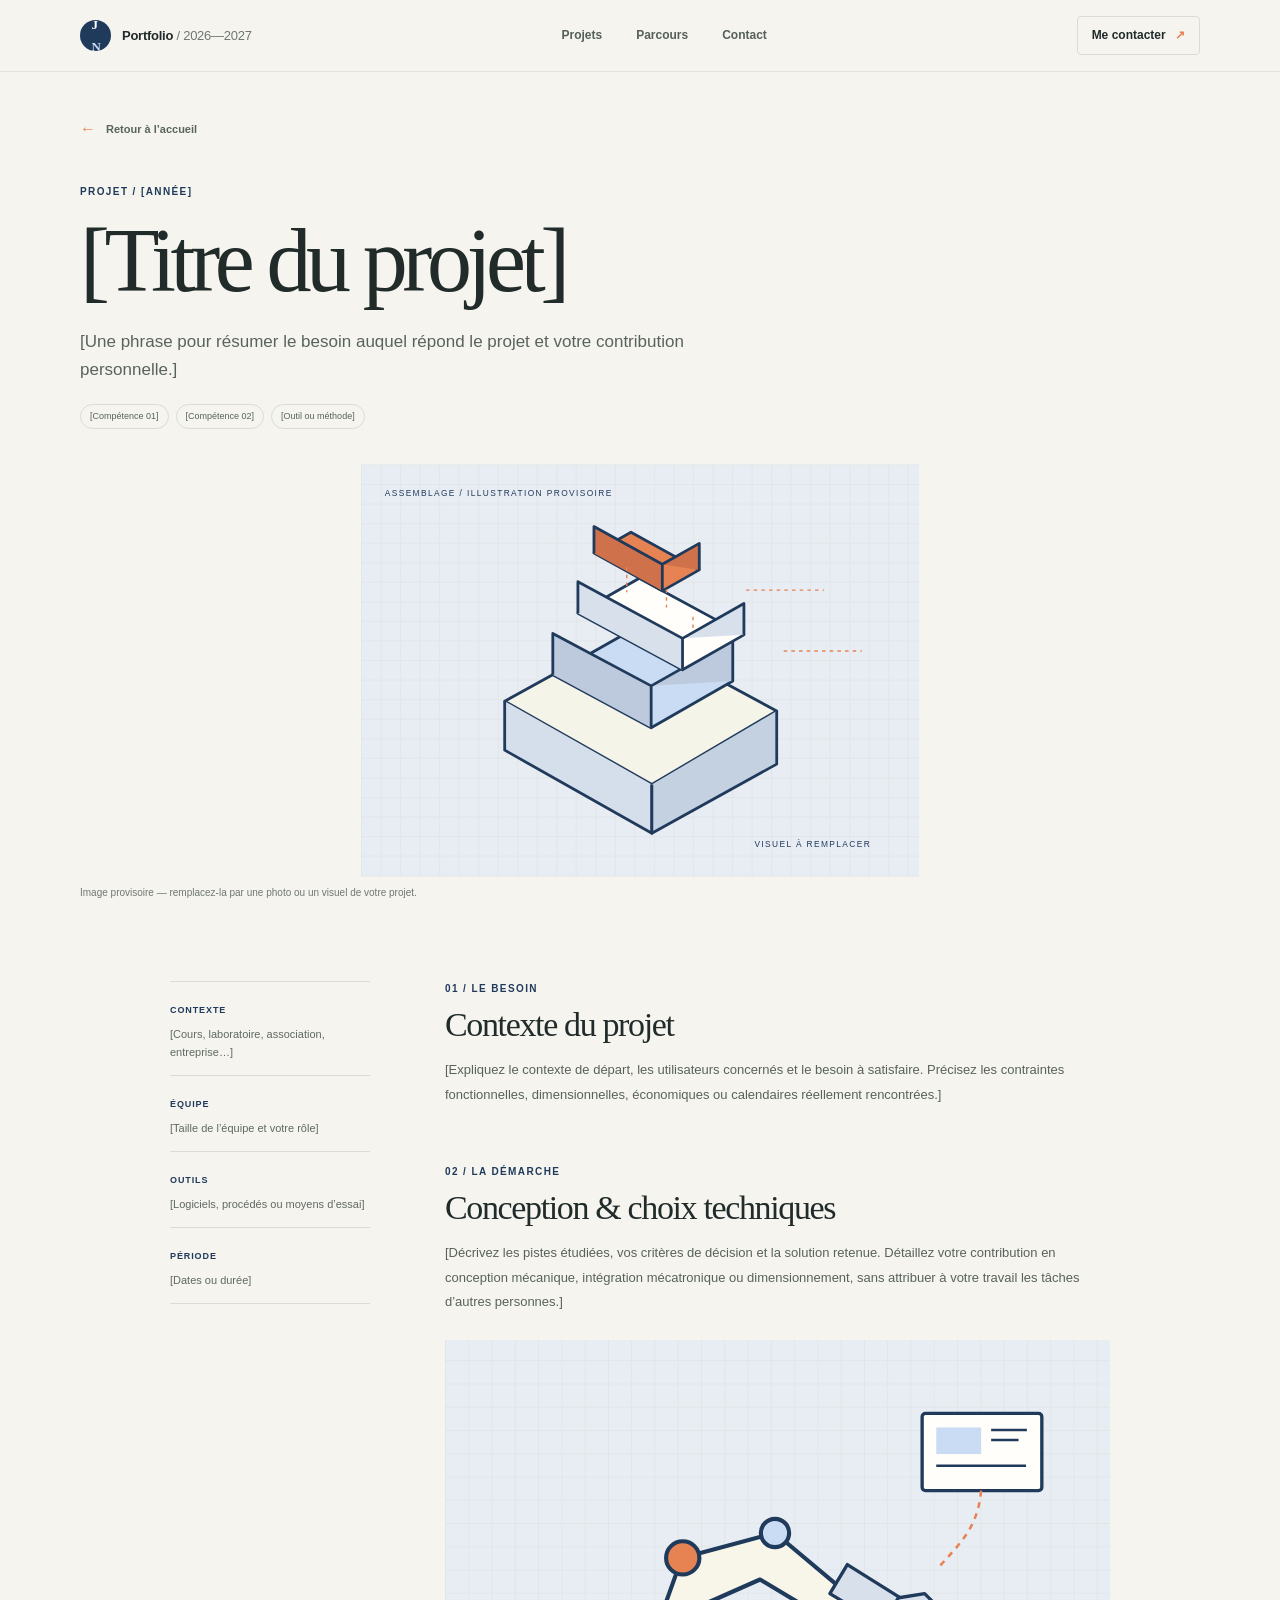
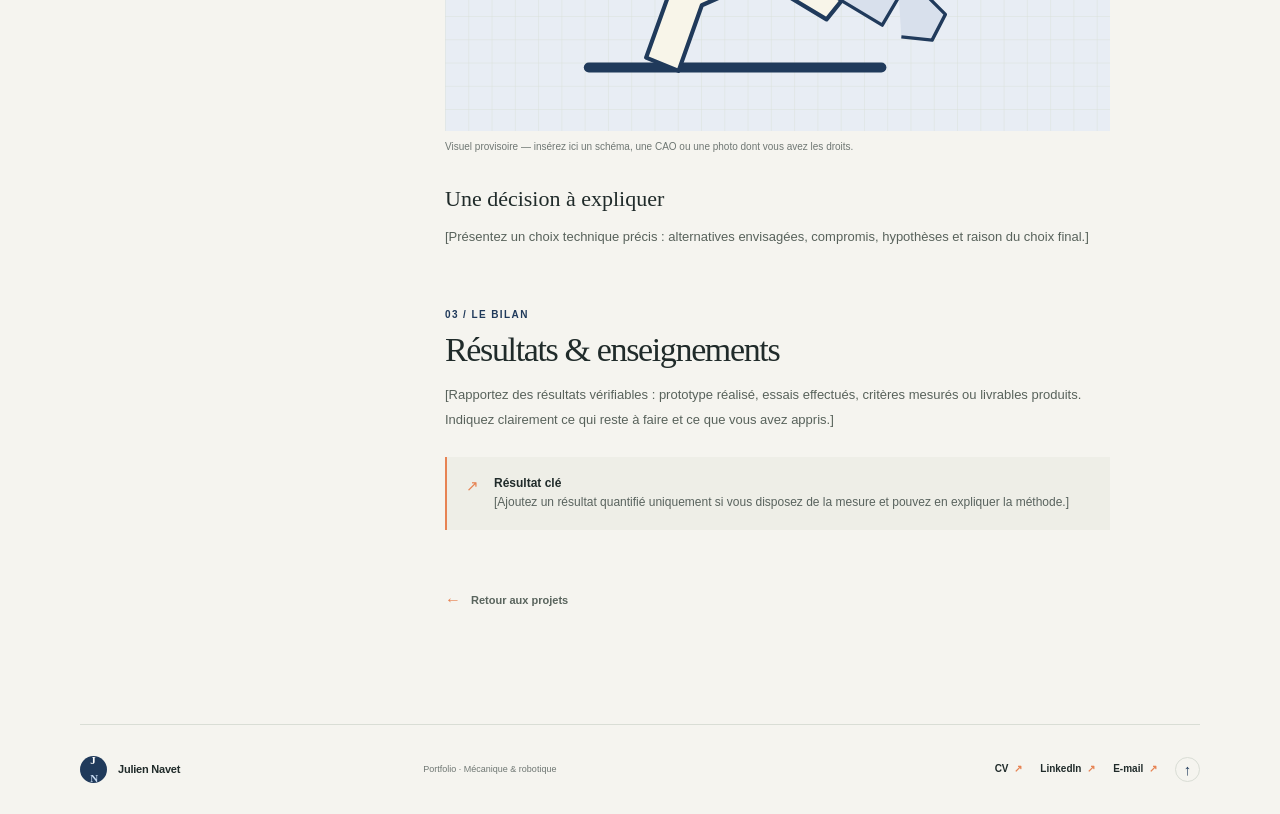
<file: projet-modele.html>
<!doctype html>
<html lang="fr">
<head>
  <meta charset="utf-8">
  <meta name="viewport" content="width=device-width, initial-scale=1">
  <meta name="description" content="Modèle de page détaillée pour un projet de mécanique ou de mécatronique.">
  <title>Modèle de projet — Julien Navet</title>
  <link rel="stylesheet" href="styles.css">
</head>
<body>
  <a class="skip-link" href="#contenu">Aller au contenu</a>
  <header class="site-header">
    <a class="brand" href="index.html"><span class="brand-mark">J<span>N</span></span><span>Portfolio <span class="brand-year">/ 2026—2027</span></span></a>
    <nav class="main-nav" aria-label="Navigation principale"><a href="index.html#projets">Projets</a><a href="index.html#parcours">Parcours</a><a href="index.html#contact">Contact</a></nav>
    <a class="header-cta" href="mailto:julien.nvt@gmail.com">Me contacter <span aria-hidden="true">↗</span></a>
  </header>

  <main id="contenu" class="detail-page">
    <div class="detail-top section-wrap">
      <a class="back-link" href="index.html#projets"><span aria-hidden="true">←</span> Retour à l’accueil</a>
      <p class="eyebrow">PROJET / [ANNÉE]</p>
      <h1>[Titre du projet]</h1>
      <p class="detail-lead">[Une phrase pour résumer le besoin auquel répond le projet et votre contribution personnelle.]</p>
      <ul class="tags" aria-label="Compétences à renseigner"><li>[Compétence 01]</li><li>[Compétence 02]</li><li>[Outil ou méthode]</li></ul>
      <figure class="detail-hero-image">
        <img src="images/projet-conception.svg" alt="Illustration provisoire du projet — à remplacer par une image personnelle">
        <figcaption>Image provisoire — remplacez-la par une photo ou un visuel de votre projet.</figcaption>
      </figure>
    </div>

    <!-- Dupliquez cette page pour chaque projet, puis remplacez tous les textes et visuels entre crochets. -->
    <div class="detail-content">
      <aside class="project-facts">
        <div><span>CONTEXTE</span><p>[Cours, laboratoire, association, entreprise…]</p></div>
        <div><span>ÉQUIPE</span><p>[Taille de l’équipe et votre rôle]</p></div>
        <div><span>OUTILS</span><p>[Logiciels, procédés ou moyens d’essai]</p></div>
        <div><span>PÉRIODE</span><p>[Dates ou durée]</p></div>
      </aside>

      <div class="detail-article">
        <section>
          <p class="eyebrow">01 / Le besoin</p>
          <h2>Contexte du projet</h2>
          <p>[Expliquez le contexte de départ, les utilisateurs concernés et le besoin à satisfaire. Précisez les contraintes fonctionnelles, dimensionnelles, économiques ou calendaires réellement rencontrées.]</p>
        </section>
        <section>
          <p class="eyebrow">02 / La démarche</p>
          <h2>Conception &amp; choix techniques</h2>
          <p>[Décrivez les pistes étudiées, vos critères de décision et la solution retenue. Détaillez votre contribution en conception mécanique, intégration mécatronique ou dimensionnement, sans attribuer à votre travail les tâches d’autres personnes.]</p>
          <figure class="detail-inline-image">
            <img src="images/projet-mecatronique.svg" alt="Illustration provisoire d’un schéma de conception — à remplacer">
            <figcaption>Visuel provisoire — insérez ici un schéma, une CAO ou une photo dont vous avez les droits.</figcaption>
          </figure>
          <h3>Une décision à expliquer</h3>
          <p>[Présentez un choix technique précis : alternatives envisagées, compromis, hypothèses et raison du choix final.]</p>
        </section>
        <section>
          <p class="eyebrow">03 / Le bilan</p>
          <h2>Résultats &amp; enseignements</h2>
          <p>[Rapportez des résultats vérifiables : prototype réalisé, essais effectués, critères mesurés ou livrables produits. Indiquez clairement ce qui reste à faire et ce que vous avez appris.]</p>
          <div class="result-note"><span aria-hidden="true">↗</span><p><strong>Résultat clé</strong><br>[Ajoutez un résultat quantifié uniquement si vous disposez de la mesure et pouvez en expliquer la méthode.]</p></div>
        </section>
        <a class="back-link end-back-link" href="index.html#projets"><span aria-hidden="true">←</span> Retour aux projets</a>
      </div>
    </div>
  </main>

  <footer class="site-footer section-wrap">
    <a class="brand footer-brand" href="index.html"><span class="brand-mark">J<span>N</span></span><span>Julien Navet</span></a>
    <p>Portfolio · Mécanique &amp; robotique</p>
    <div class="footer-links"><a href="documents/CV-Julien-Navet.pdf" target="_blank" rel="noopener">CV <span aria-hidden="true">↗</span></a><a href="https://www.linkedin.com/in/julien-navet/" target="_blank" rel="noopener">LinkedIn <span aria-hidden="true">↗</span></a><a href="mailto:julien.nvt@gmail.com">E-mail <span aria-hidden="true">↗</span></a></div>
    <a class="back-top" href="#" aria-label="Retour en haut">↑</a>
  </footer>
</body>
</html>
</file>
<file: styles.css>
/* Styles partagés par la page d’accueil et le modèle de projet. */
:root {
  color-scheme: light;
  --paper: #f5f4ef;
  --white: #fffefa;
  --ink: #202b2a;
  --muted: #6f7773;
  --line: #d9ddd5;
  --green: #203a5b;
  --lime: #c9dcf4;
  --orange: #e78353;
  --serif: Georgia, "Times New Roman", serif;
  --sans: "Segoe UI", Arial, sans-serif;
}

* { box-sizing: border-box; }
html { scroll-behavior: smooth; scroll-padding-top: 88px; }
body { margin: 0; background: var(--paper); color: var(--ink); font-family: var(--sans); font-size: 15px; line-height: 1.65; }
a { color: inherit; text-decoration: none; }
a:focus-visible { outline: 3px solid var(--orange); outline-offset: 4px; }
img { display: block; max-width: 100%; }
figure { margin: 0; }
.section-wrap { width: min(1120px, calc(100% - 64px)); margin-inline: auto; }
.skip-link { position: absolute; z-index: 20; top: -50px; left: 16px; padding: 8px 12px; background: var(--ink); color: white; }
.skip-link:focus { top: 12px; }

.site-header { position: sticky; z-index: 10; top: 0; display: flex; align-items: center; justify-content: space-between; min-height: 72px; padding: 0 max(32px, calc((100vw - 1120px) / 2)); border-bottom: 1px solid rgba(32,43,42,.09); background: rgba(245,244,239,.94); backdrop-filter: blur(12px); }
.brand { display: inline-flex; gap: 11px; align-items: center; font-size: 13px; font-weight: 700; letter-spacing: -.02em; }
.brand-mark { display: grid; width: 31px; height: 31px; place-content: center; border-radius: 50%; background: var(--green); color: white; font-family: var(--serif); font-size: 13px; letter-spacing: -.12em; }
.brand-mark span { color: var(--lime); }
.brand-year { color: var(--muted); font-weight: 400; }
.main-nav, .footer-links { display: flex; align-items: center; gap: 34px; }
.main-nav a, .header-cta { font-size: 12px; font-weight: 600; }
.main-nav a { color: #555f5a; transition: color .2s; }
.main-nav a:hover, .footer-links a:hover { color: var(--green); }
.header-cta { padding: 9px 14px; border: 1px solid var(--line); border-radius: 4px; }
.header-cta span, .text-link span, .button span, .footer-links span { margin-left: 6px; color: var(--orange); }

.hero { position: relative; display: grid; min-height: 600px; grid-template-columns: 1.05fr .95fr; align-items: center; gap: 50px; padding-top: 62px; padding-bottom: 92px; }
.hero-copy { position: relative; z-index: 1; padding-bottom: 20px; }
.eyebrow { margin: 0 0 18px; color: var(--green); font-size: 10px; font-weight: 700; letter-spacing: .14em; text-transform: uppercase; }
.status-dot { display: inline-block; width: 7px; height: 7px; margin-right: 7px; border-radius: 50%; background: #739bc3; box-shadow: 0 0 0 4px rgba(115,155,195,.16); }
h1, h2, h3, p { margin-top: 0; }
.hero h1 { margin: 18px 0 20px; font-family: var(--serif); font-size: clamp(72px, 9.5vw, 126px); font-weight: 400; letter-spacing: -.075em; line-height: .87; }
.hero h1 span, .contact-panel h2 span { color: var(--green); font-style: italic; }
.hero-intro { max-width: 470px; margin-bottom: 27px; color: #535d58; font-size: 16px; line-height: 1.8; }
.hero-intro strong { color: var(--ink); }
.hero-links { display: flex; flex-wrap: wrap; align-items: center; gap: 25px; }
.button { display: inline-flex; align-items: center; justify-content: center; min-height: 44px; padding: 10px 16px; border-radius: 3px; font-size: 12px; font-weight: 700; }
.button-dark { background: var(--green); color: white; }
.button-dark:hover { background: #142740; }
.text-link { font-size: 12px; font-weight: 600; }
.placeholder-note { margin: 20px 0 0; color: #858b83; font-size: 10px; }
.hero-art { position: relative; width: 100%; }
.hero-art img { width: 100%; height: 430px; object-fit: cover; object-position: center 30%; border-radius: 3px; }
.hero-art figcaption { display: flex; gap: 12px; padding-top: 11px; color: #838981; font-size: 10px; }
.hero-art figcaption span { color: var(--green); font-weight: 700; letter-spacing: .1em; }
.scroll-cue { position: absolute; bottom: 30px; left: 0; display: flex; gap: 10px; align-items: center; color: var(--muted); font-size: 10px; letter-spacing: .08em; text-transform: uppercase; }
.scroll-cue span { color: var(--orange); font-size: 20px; }

.project-index { padding-top: 92px; padding-bottom: 95px; border-top: 1px solid var(--line); }
.section-heading { display: flex; align-items: end; justify-content: space-between; gap: 24px; margin-bottom: 34px; }
.section-heading .eyebrow { margin-bottom: 9px; }
.section-heading h2 { margin: 0; font-family: var(--serif); font-size: clamp(34px, 4vw, 49px); font-weight: 400; letter-spacing: -.045em; line-height: 1.15; }
.section-aside { margin: 0 0 5px; color: var(--muted); font-size: 11px; line-height: 1.7; }
.index-list { margin: 0; padding: 0; border-top: 1px solid var(--line); list-style: none; }
.index-list li { border-bottom: 1px solid var(--line); }
.index-list li:not(.index-row) > a { display: grid; min-height: 72px; grid-template-columns: 60px 1fr auto 30px; align-items: center; gap: 14px; transition: padding .2s, color .2s; }
.index-list li:not(.index-row) > a:hover { padding-inline: 8px; color: var(--green); }
.index-list li.index-row { display: grid; min-height: 72px; grid-template-columns: 60px minmax(0, 1fr) auto 30px; align-items: center; gap: 14px; transition: padding .2s, color .2s; }
.index-list li.index-row:hover { padding-inline: 8px; color: var(--green); }
.index-number, .index-list time { color: var(--muted); font-size: 11px; }
.index-list a > span:nth-child(2) { font-family: var(--serif); font-size: 20px; }
.index-list .index-title { min-width: 0; font-family: var(--serif); font-size: 20px; }
.index-list small { display: block; margin-top: 2px; color: #899087; font-family: var(--sans); font-size: 10px; }
.index-arrow { color: var(--orange); text-align: right; }

.work { padding-bottom: 105px; }
.work-card { display: grid; grid-template-columns: 1.1fr .9fr; gap: clamp(32px, 7vw, 92px); align-items: center; margin-bottom: 90px; scroll-margin-top: 100px; }
.work-card:last-child { margin-bottom: 0; }
.work-card-reverse .work-image { order: 2; }
.work-card-reverse .work-copy { order: 1; }
.work-image { position: relative; display: block; overflow: hidden; background: #e7e9df; }
.work-image img { width: 100%; aspect-ratio: 1.32; object-fit: cover; transition: transform .45s; }
.work-card#projet-b .work-image img { aspect-ratio: 1; }
.work-image-robot img { aspect-ratio: 1.15; object-position: center 60%; }
.work-image:hover img { transform: scale(1.025); }
.image-label { position: absolute; bottom: 13px; left: 13px; padding: 5px 9px; background: rgba(255,254,250,.9); color: #56615b; font-size: 9px; }
.image-open { position: absolute; top: 13px; right: 13px; display: grid; width: 35px; height: 35px; place-items: center; border-radius: 50%; background: var(--white); color: var(--green); }
.work-meta { display: flex; justify-content: space-between; gap: 10px; margin-bottom: 14px; color: var(--green); font-size: 9px; font-weight: 700; letter-spacing: .1em; }
.work-meta span:last-child { color: var(--muted); }
.work-copy h3 { margin-bottom: 13px; font-family: var(--serif); font-size: clamp(29px, 3.2vw, 39px); font-weight: 400; letter-spacing: -.04em; line-height: 1.15; }
.placeholder-copy { color: #626b65; font-size: 13px; line-height: 1.8; }
.tags { display: flex; flex-wrap: wrap; gap: 7px; margin: 20px 0; padding: 0; list-style: none; }
.tags li { padding: 4px 9px; border: 1px solid var(--line); border-radius: 20px; color: #58625b; font-size: 9px; }
.detail-link { display: inline-flex; gap: 15px; align-items: center; padding-bottom: 4px; border-bottom: 1px solid #aeb8ac; font-size: 11px; font-weight: 700; }
.detail-link span { color: var(--orange); }

.journey { padding-top: 87px; padding-bottom: 100px; border-top: 1px solid var(--line); }
.journey-columns { display: grid; grid-template-columns: repeat(2, minmax(0, 1fr)); gap: clamp(32px, 6vw, 72px); }
.journey-column-title { margin: 0 0 15px; font-family: var(--serif); font-size: 25px; font-weight: 400; }
.timeline { border-top: 1px solid var(--line); }
.timeline-row { min-height: 0; padding: 18px 0; border-bottom: 1px solid var(--line); }
.timeline-row time { display: block; margin-bottom: 7px; color: var(--green); font-size: 10px; font-weight: 600; }
.timeline-row h4 { margin: 0 0 4px; font-family: var(--serif); font-size: 19px; font-weight: 400; line-height: 1.35; }
.timeline-row > p { margin: 0; color: var(--muted); font-size: 11px; }
.journey-details { display: grid; gap: 7px; margin: 12px 0 0; padding-left: 17px; color: #626b65; font-size: 11px; line-height: 1.65; }
.experience-note { margin-top: 10px !important; }

.contact-panel { position: relative; overflow: hidden; margin-bottom: 65px; padding: 56px 65px; background: var(--green); color: white; }
.contact-panel::after { position: absolute; top: -100px; right: -50px; width: 380px; height: 380px; border: 1px solid rgba(255,255,255,.15); border-radius: 50%; box-shadow: 0 0 0 40px rgba(255,255,255,.035), 0 0 0 80px rgba(255,255,255,.025); content: ""; }
.contact-panel .eyebrow { color: var(--lime); }
.contact-panel h2 { position: relative; z-index: 1; margin: 0 0 24px; font-family: var(--serif); font-size: clamp(42px, 6vw, 68px); font-weight: 400; letter-spacing: -.05em; line-height: 1.02; }
.contact-panel h2 span { color: var(--lime); }
.button-light { position: relative; z-index: 1; background: var(--white); color: var(--ink); }
.contact-hint { position: relative; z-index: 1; margin: 9px 0 0; color: rgba(255,255,255,.65); font-size: 9px; }

.site-footer { display: grid; grid-template-columns: 1fr 1.2fr 1fr 25px; align-items: center; gap: 18px; min-height: 90px; border-top: 1px solid var(--line); }
.footer-brand { font-size: 11px; }
.footer-brand .brand-mark { width: 27px; height: 27px; font-size: 11px; }
.site-footer > p { margin: 0; color: var(--muted); font-size: 9px; }
.footer-links { justify-content: flex-end; gap: 18px; }
.footer-links a { font-size: 10px; font-weight: 600; }
.footer-links span { margin-left: 3px; }
.back-top { display: grid; width: 25px; height: 25px; place-items: center; border: 1px solid var(--line); border-radius: 50%; color: var(--green); }

/* Gabarit de la page détaillée, réutilisable pour chacun de vos projets. */
.detail-top { padding-top: 44px; }
.back-link { display: inline-flex; gap: 10px; align-items: center; margin-bottom: 42px; color: #59645d; font-size: 11px; font-weight: 600; }
.back-link span { color: var(--orange); font-size: 16px; }
.detail-top > .eyebrow, .lamain-intro-copy > .eyebrow { margin-bottom: 10px; }
.detail-top h1 { margin: 0; font-family: var(--serif); font-size: clamp(48px, 8vw, 90px); font-weight: 400; letter-spacing: -.06em; line-height: 1.1; }
.detail-lead { max-width: 640px; margin: 18px 0 0; color: #59635e; font-size: 17px; }
a[href^="https://www.linkedin.com/in/arthur-mourgue/"] { color: #0563c1; text-decoration: underline; }
.detail-top .tags { margin-top: 20px; }
.lamain-intro-grid { display: grid; grid-template-columns: minmax(0, 1.15fr) minmax(280px, .85fr); gap: clamp(28px, 5vw, 68px); align-items: center; }
.lamain-intro-copy .detail-lead { max-width: 640px; }
.lamain-video { margin: 0; }
.lamain-video video { display: block; width: 100%; max-height: 480px; background: #171a18; object-fit: cover; }
.detail-hero-image { margin-top: 35px; }
.detail-hero-image img { width: auto; max-width: min(100%, 560px); max-height: 620px; height: auto; margin-inline: auto; object-fit: contain; }
.detail-robot-image img { object-position: center 75%; }
.detail-hero-image figcaption, .detail-inline-image figcaption { margin-top: 8px; color: var(--muted); font-size: 10px; }
.detail-content { display: grid; width: min(940px, calc(100% - 64px)); grid-template-columns: 200px minmax(0, 1fr); gap: 75px; margin: 80px auto 110px; }
.project-facts { align-self: start; border-top: 1px solid var(--line); }
.project-facts > div { padding: 14px 0; border-bottom: 1px solid var(--line); }
.project-facts span { color: var(--green); font-size: 9px; font-weight: 700; letter-spacing: .1em; }
.project-facts p { margin: 4px 0 0; color: #606963; font-size: 11px; }
.detail-article section { margin-bottom: 57px; }
.detail-article .eyebrow { margin-bottom: 7px; }
.detail-article h2 { margin-bottom: 14px; font-family: var(--serif); font-size: 34px; font-weight: 400; letter-spacing: -.04em; line-height: 1.15; }
.detail-article h3 { margin: 22px 0 8px; font-family: var(--serif); font-size: 22px; font-weight: 400; }
.detail-article section > p:not(.eyebrow) { color: #58625b; font-size: 13px; line-height: 1.9; }
.detail-inline-image { margin: 25px 0; }
.detail-inline-image img { width: 100%; aspect-ratio: 1.7; object-fit: cover; }
.company-logo { padding: 22px; background: var(--white); }
.company-logo img { width: min(100%, 420px); max-height: 110px; aspect-ratio: auto; margin-inline: auto; object-fit: contain; }
.project-video { margin-top: 25px; }
.project-video img { display: block; width: 100%; max-height: 620px; background: #171a18; object-fit: contain; }
.project-video-square video { width: min(100%, 520px); aspect-ratio: 1; height: auto; margin-inline: auto; object-fit: cover; }
.project-video figcaption { margin-top: 8px; color: var(--muted); font-size: 10px; }
.result-note { display: flex; gap: 15px; align-items: flex-start; margin-top: 24px; padding: 17px 19px; border-left: 2px solid var(--orange); background: #eeeee7; }
.result-note > span { color: var(--orange); }
.result-note p { margin: 0; color: #59635e; font-size: 12px; }
.result-note strong { color: var(--ink); }
.end-back-link { margin: 0; }

@media (max-width: 760px) {
  html { scroll-padding-top: 70px; }
  .section-wrap { width: min(100% - 40px, 560px); }
  .site-header { min-height: 64px; padding-inline: 20px; }
  .brand { gap: 7px; font-size: 11px; }
  .brand-mark { width: 28px; height: 28px; }
  .brand-year { display: none; }
  .main-nav { gap: 15px; }
  .main-nav a { font-size: 10px; }
  .header-cta { display: none; }
  .hero { min-height: 0; grid-template-columns: 1fr; gap: 32px; padding-top: 65px; padding-bottom: 84px; }
  .hero-copy { padding: 0; }
  .hero h1 { font-size: clamp(76px, 19vw, 112px); }
  .hero-intro { max-width: 520px; font-size: 14px; }
  .hero-art { max-width: 520px; }
  .hero-art img { height: min(390px, 95vw); }
  .scroll-cue { bottom: 22px; }
  .project-index, .journey { padding-top: 65px; padding-bottom: 70px; }
  .section-heading { align-items: flex-start; flex-direction: column; gap: 12px; margin-bottom: 24px; }
  .section-aside br { display: none; }
  .index-list li:not(.index-row) > a { min-height: 68px; grid-template-columns: 28px 1fr auto 18px; gap: 8px; }
  .index-list li.index-row { min-height: 68px; grid-template-columns: 28px minmax(0, 1fr) auto 18px; gap: 8px; }
  .index-list a > span:nth-child(2), .index-list .index-title { font-size: 17px; }
  .work { padding-bottom: 70px; }
  .work-card { grid-template-columns: 1fr; gap: 22px; margin-bottom: 60px; }
  .work-card-reverse .work-image, .work-card-reverse .work-copy { order: initial; }
  .work-image img { aspect-ratio: 1.4; }
  .work-image-robot img { aspect-ratio: 1.15; }
  .work-copy h3 { font-size: 32px; }
  .journey-columns { grid-template-columns: 1fr; gap: 35px; }
  .timeline-row h4 { font-size: 17px; }
  .contact-panel { margin-bottom: 40px; padding: 38px 26px; }
  .contact-panel::after { right: -240px; }
  .site-footer { grid-template-columns: 1fr auto; gap: 13px; padding-block: 20px; }
  .site-footer > p { grid-column: 1; grid-row: 2; }
  .footer-links { grid-column: 1 / -1; grid-row: 3; justify-content: flex-start; gap: 20px; }
  .back-top { grid-column: 2; grid-row: 1; }
  .detail-top { padding-top: 28px; }
  .back-link { margin-bottom: 29px; }
  .detail-top h1 { font-size: clamp(46px, 12vw, 70px); }
  .detail-lead { font-size: 15px; }
  .lamain-intro-grid { grid-template-columns: 1fr; gap: 20px; }
  .lamain-video { width: min(100%, 520px); }
  .detail-hero-image { margin-top: 24px; }
  .detail-content { width: min(100% - 40px, 560px); grid-template-columns: 1fr; gap: 36px; margin: 50px auto 75px; }
  .project-facts { display: grid; grid-template-columns: 1fr 1fr; column-gap: 18px; }
  .detail-article section { margin-bottom: 42px; }
  .detail-article h2 { font-size: 30px; }
}

@media (max-width: 380px) {
  .main-nav { gap: 10px; }
  .main-nav a { font-size: 9px; }
  .hero-links { gap: 16px; }
  .button { padding-inline: 12px; }
  .index-list li:not(.index-row) > a { grid-template-columns: 22px 1fr auto 14px; gap: 6px; }
  .index-list li.index-row { grid-template-columns: 22px minmax(0, 1fr) auto 14px; gap: 6px; }
  .index-list a > span:nth-child(2), .index-list .index-title { font-size: 15px; }
}

@media (prefers-reduced-motion: reduce) {
  *, *::before, *::after { scroll-behavior: auto !important; transition-duration: .01ms !important; }
}
</file>
